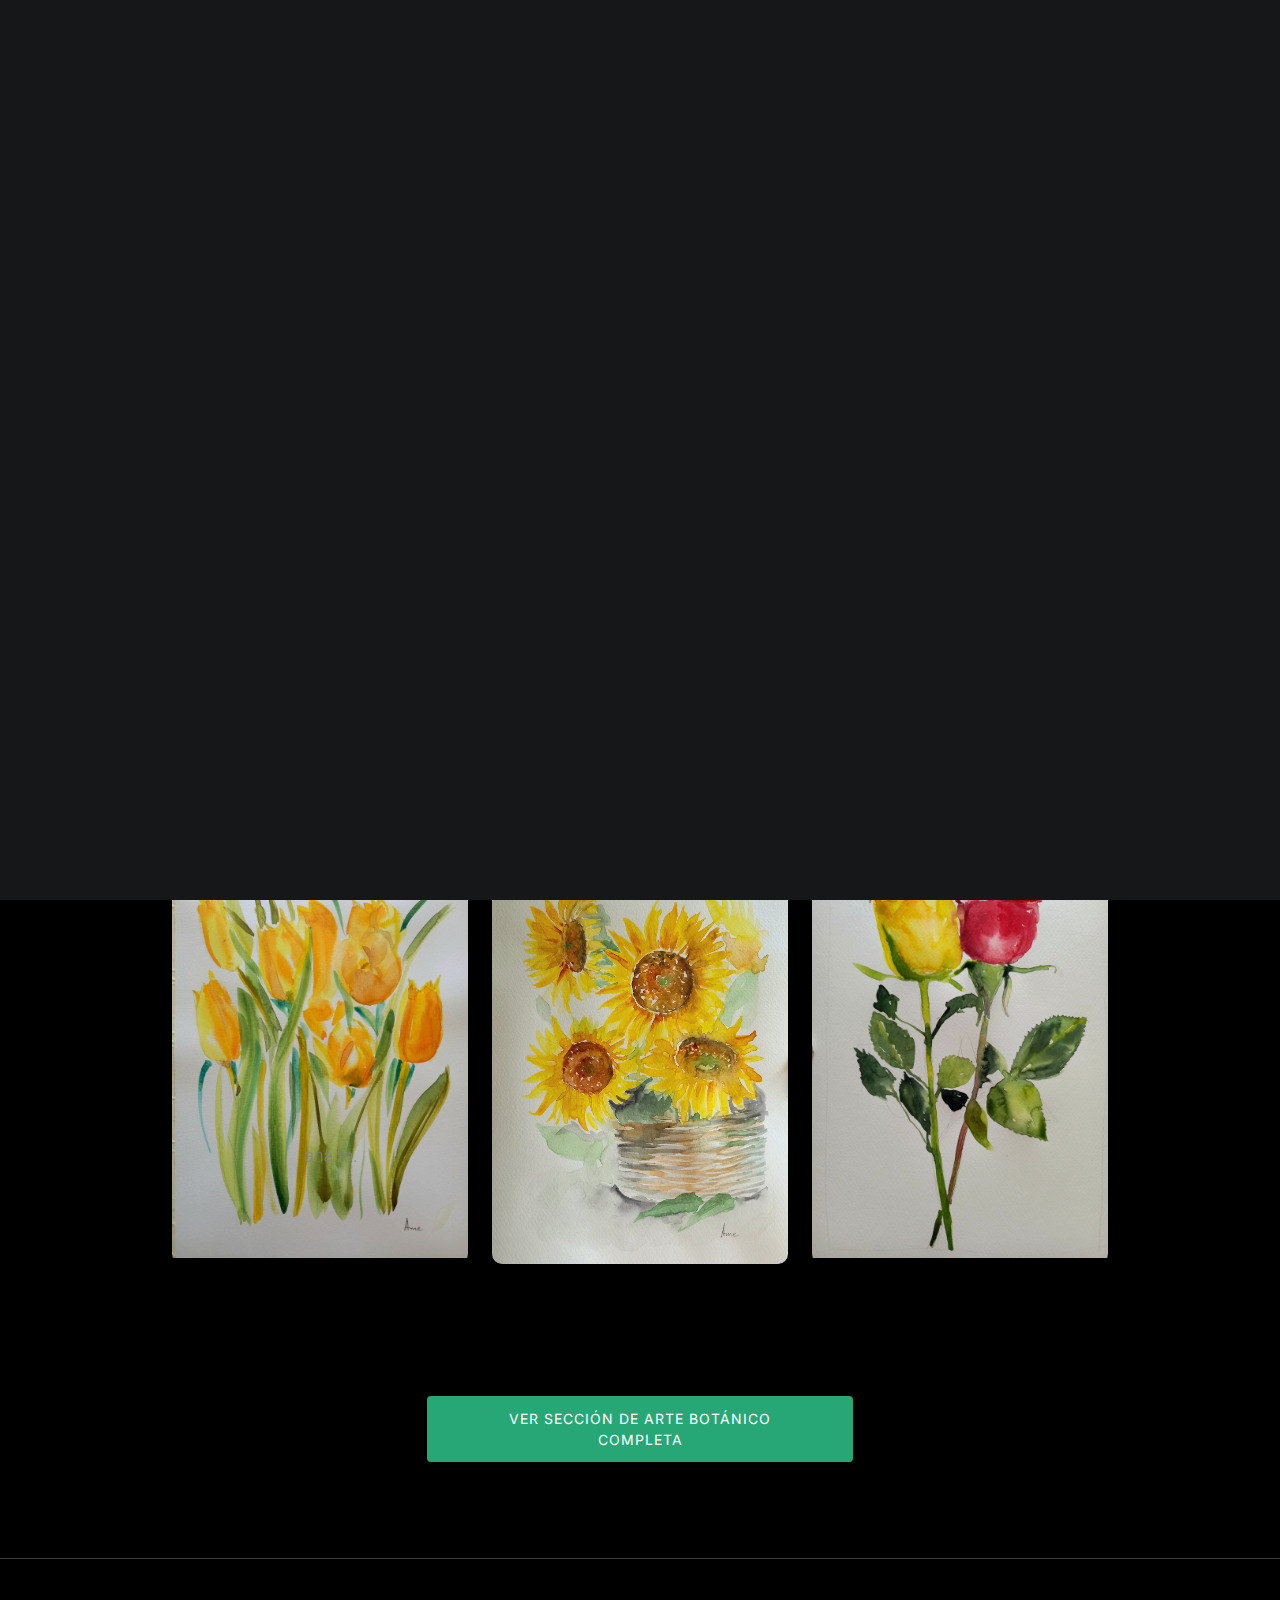
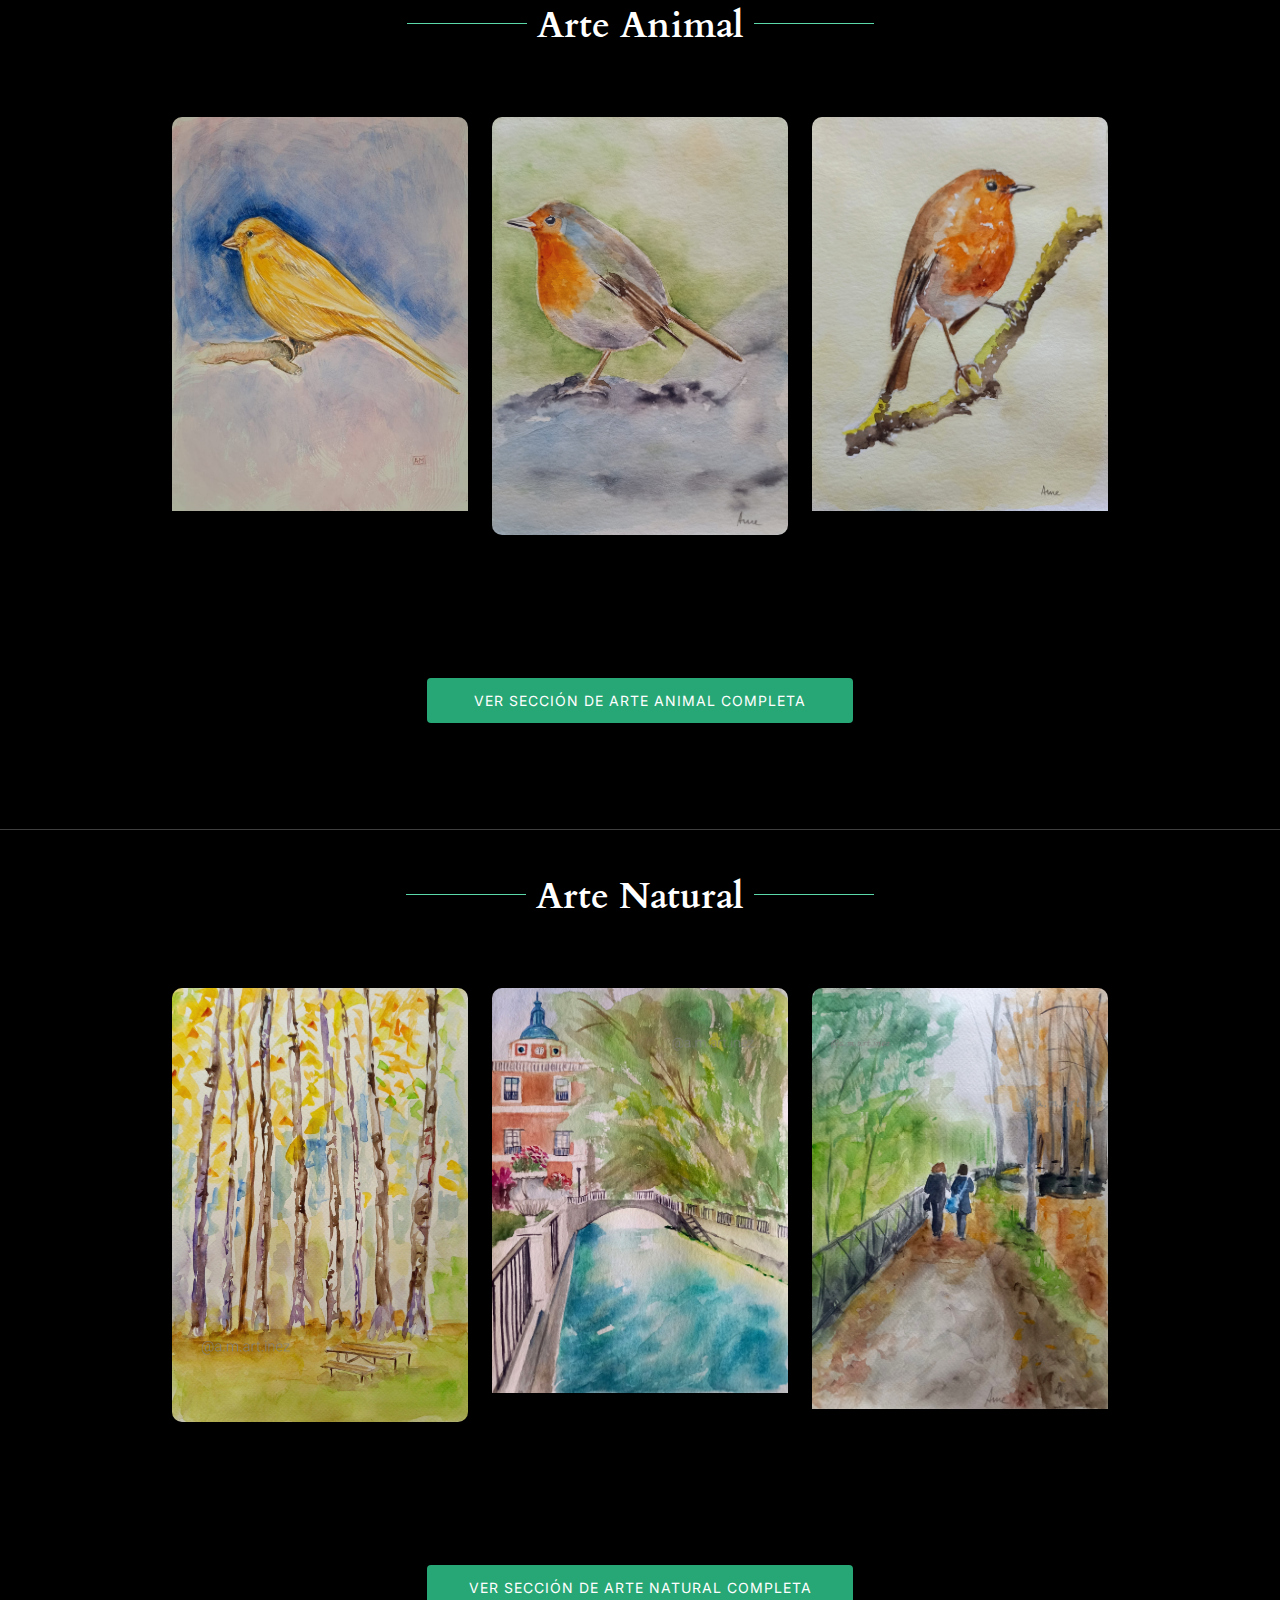
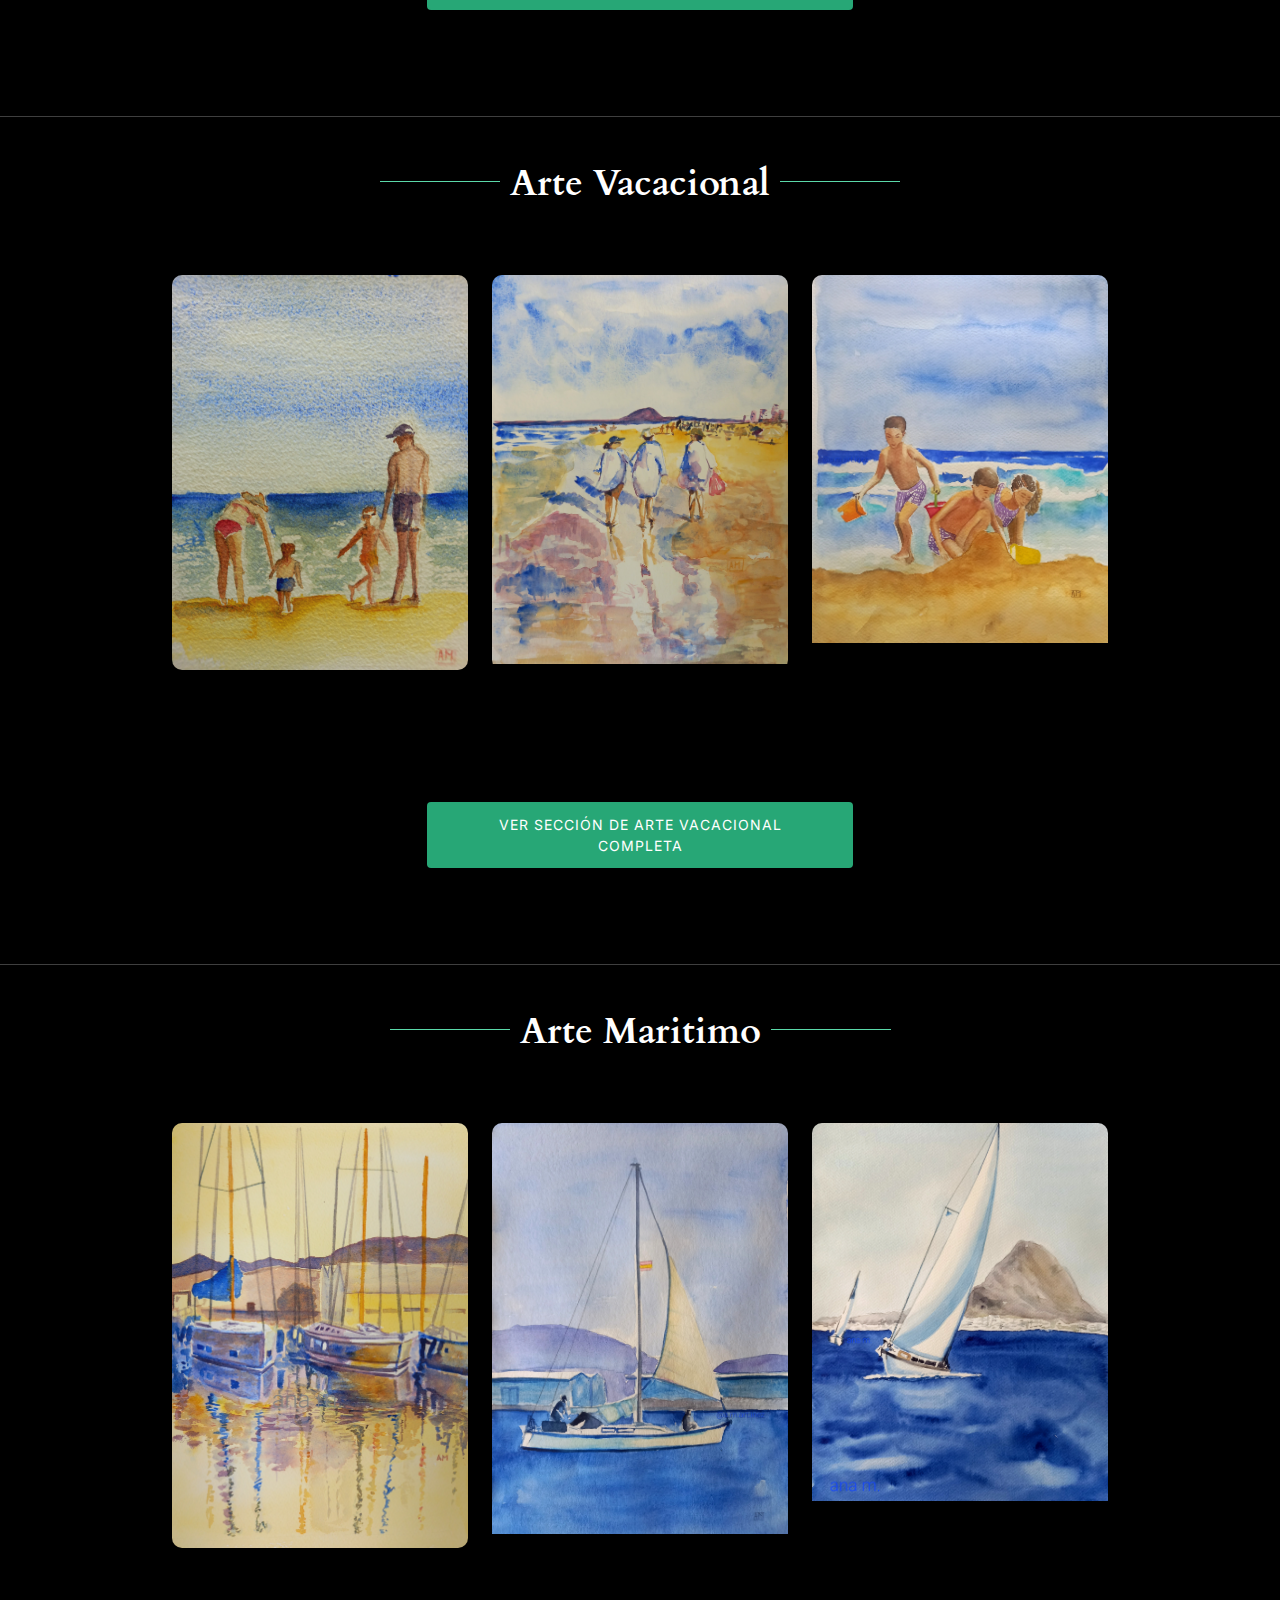
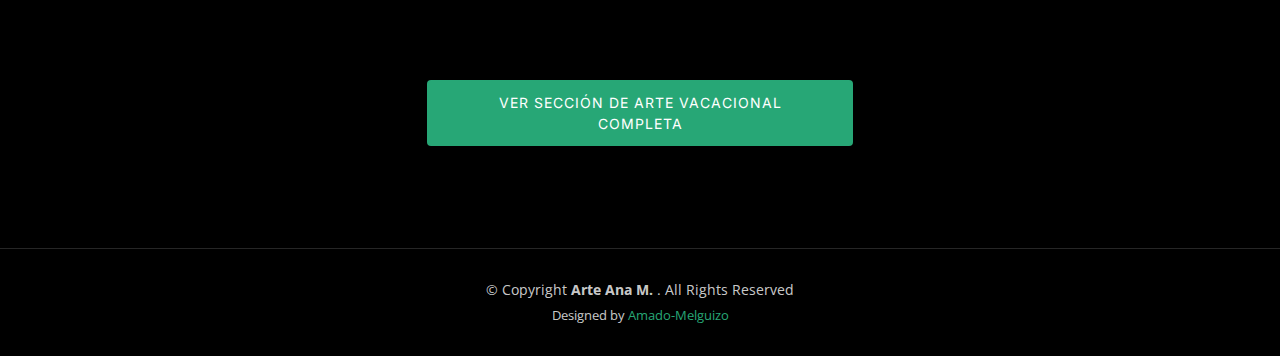
<file: index.html>
<!DOCTYPE html>
<html lang="en">
  <head>
    <meta charset="utf-8" />
    <meta content="width=device-width, initial-scale=1.0" name="viewport" />

    <title>Arte Ana M.</title>
    <meta content="" name="description" />
    <meta content="" name="keywords" />

    <!-- Favicons -->
    <link href="assets/img/favicon.png" rel="icon" />
    <link href="assets/img/apple-touch-icon.png" rel="apple-touch-icon" />

    <!-- Google Fonts -->
    <link rel="preconnect" href="https://fonts.googleapis.com" />
    <link rel="preconnect" href="https://fonts.gstatic.com" crossorigin />
    <link
      href="https://fonts.googleapis.com/css2?family=Open+Sans:ital,wght@0,300;0,400;0,500;0,600;0,700;1,300;1,400;1,600;1,700&family=Inter:ital,wght@0,300;0,400;0,500;0,600;0,700;1,300;1,400;1,500;1,600;1,700&family=Cardo:ital,wght@0,400;0,700;1,400&display=swap"
      rel="stylesheet"
    />

    <!-- Vendor CSS Files -->
    <link
      href="assets/vendor/bootstrap/css/bootstrap.min.css"
      rel="stylesheet"
    />
    <link
      href="assets/vendor/bootstrap-icons/bootstrap-icons.css"
      rel="stylesheet"
    />
    <link href="assets/vendor/swiper/swiper-bundle.min.css" rel="stylesheet" />
    <link
      href="assets/vendor/glightbox/css/glightbox.min.css"
      rel="stylesheet"
    />
    <link href="assets/vendor/aos/aos.css" rel="stylesheet" />

    <!-- Template Main CSS File -->
    <link href="assets/css/main.css" rel="stylesheet" />

    <!-- =======================================================
  * Template Name: PhotoFolio
  * Updated: Sep 18 2023 with Bootstrap v5.3.2
  * Template URL: https://bootstrapmade.com/photofolio-bootstrap-photography-website-template/
  * Author: BootstrapMade.com
  * License: https://bootstrapmade.com/license/
  ======================================================== -->
  </head>

  <body>
    <!-- ======= Header ======= -->
    <header id="header" class="header d-flex align-items-center fixed-top">
      <div
        class="container-fluid d-flex align-items-center justify-content-between"
      >
        <a
          href="index.html"
          class="logo d-flex align-items-center me-auto me-lg-0"
        >
          <!-- Uncomment the line below if you also wish to use an image logo -->
          <!-- <img src="assets/img/logo.png" alt=""> -->
          <i class="bi bi-brush"></i>
          <h1>Arte Ana M.</h1>
        </a>

        <nav id="navbar" class="navbar">
          <ul>
            <li><a href="index.html" class="active">Home</a></li>
            <li><a href="about.html">About</a></li>
            <li class="dropdown">
              <a href="#"
                ><span>Gallery</span>
                <i class="bi bi-chevron-down dropdown-indicator"></i
              ></a>
              <ul>
                <li><a href="./gallery/gallery_animales.html">Animales</a></li>
                <li><a href="./gallery/gallery_botanica.html">Botánica</a></li>
                <li><a href="./gallery/gallery_naturaleza.html">Naturaleza</a></li>
                <li><a href="./gallery/gallery_playa.html">Playa</a></li>
                <li><a href="./gallery/gallery_veleros.html">Veleros</a></li>
              </ul>
            </li>
            <li><a href="services.html">Services</a></li>
            <!-- <li><a href="contact.html">Contact</a></li> -->
          </ul>
        </nav>
        <!-- .navbar -->

        <div class="header-social-links">
          <!-- <a href="#" class="twitter"><i class="bi bi-twitter"></i></a> -->
          <a
            href="https://es.wallapop.com/app/user/anam-76231494-08z82pdrw8z3/published"
            class="facebook"
            ><i class="bi bi-cart"></i
          ></a>
          <a href="https://www.instagram.com/a.m.art.inez/" class="instagram"
            ><i class="bi bi-instagram"></i
          ></a>
          <!-- <a href="#" class="linkedin"><i class="bi bi-linkedin"></i></i></a> -->
        </div>
        <i class="mobile-nav-toggle mobile-nav-show bi bi-list"></i>
        <i class="mobile-nav-toggle mobile-nav-hide d-none bi bi-x"></i>
      </div>
    </header>
    <!-- End Header -->

    <!-- ======= Hero Section ======= -->
    <section
      id="hero"
      class="hero d-flex flex-column justify-content-center align-items-center"
      data-aos="fade"
      data-aos-delay="1500"
    >
      <div class="container">
        <div class="row justify-content-center">
          <div class="col-lg-6 text-center">
            <hr />
            <div
              class="section-header d-flex justify-content-center align-items-center"
            >
              <h2></h2>
              <h1>Soy <a href="about.html" class="content">Ana Martínez</a></h1>
              <h2></h2>
            </div>
            <h2>Una artista de España</h2>
            <hr />
            <p>Aqui te muestro mis acuarelas y dibujos originales.</p>
            <p>Cada uno de ellos hechos a mano, con su técnica y corazón.</p>
            <p>Todos disponibles para su compra</p>
            <hr />
            <a href="services.html" class="btn-get-started"
              >Disponible para encargos tambien si desea!</a
            >
          </div>
        </div>
      </div>
    </section>
    <hr />
    <!-- End Hero Section -->

    <main id="main" data-aos="fade" data-aos-delay="1500">
      <!-- ======= Gallery Section ======= -->
      <section id="gallery" class="gallery">
        <div class="container-fluid">
          <div class="row gy-4 justify-content-center">
            <div
              class="section-header d-flex justify-content-center align-items-center"
            >
              <h2></h2>
              <p>Arte Botánico</p>
              <h2></h2>
            </div>
            <!-- Start Gallery Item 1-->
            <div class="col-xl-3 col-lg-4 col-md-6">
              <div class="gallery-item h-100">
                <img
                  src="assets/img/galeria/inicio/botanica_1.jpg"
                  class="img-fluid"
                  alt=""
                />
                <div
                  class="gallery-links d-flex align-items-center justify-content-center"
                >
                  <a
                    href="assets/img/galeria/inicio/botanica_1.jpg"
                    title="Flor 1"
                    class="glightbox preview-link"
                    ><i class="bi bi-arrows-angle-expand"></i
                  ></a>
                </div>
              </div>
            </div>
            <!-- End Gallery Item 1-->

            <!-- Start Gallery Item 2-->
            <div class="col-xl-3 col-lg-4 col-md-6">
              <div class="gallery-item h-100">
                <img
                  src="assets/img/galeria/inicio/botanica_2.jpg"
                  class="img-fluid"
                  alt=""
                />
                <div
                  class="gallery-links d-flex align-items-center justify-content-center"
                >
                  <a
                    href="assets/img/galeria/inicio/botanica_2.jpg"
                    title="Flor 2"
                    class="glightbox preview-link"
                    ><i class="bi bi-arrows-angle-expand"></i
                  ></a>
                </div>
              </div>
            </div>
            <!-- End Gallery Item 2-->

            <!-- Start Gallery Item 3-->
            <div class="col-xl-3 col-lg-4 col-md-6">
              <div class="gallery-item h-100">
                <img
                  src="assets/img/galeria/inicio/botanica_3.jpg"
                  class="img-fluid"
                  alt=""
                />
                <div
                  class="gallery-links d-flex align-items-center justify-content-center"
                >
                  <a
                    href="assets/img/galeria/inicio/botanica_3.jpg"
                    title="Flor 3"
                    class="glightbox preview-link"
                    ><i class="bi bi-arrows-angle-expand"></i
                  ></a>
                </div>
              </div>
            </div>
            <!-- End Gallery Item 3-->

            <!-- Start Gallery Item 4-->
            <!-- <div class="col-xl-3 col-lg-4 col-md-6">
              <div class="gallery-item h-100">
                <img
                  src="assets/img/galeria/inicio/botanica_4.jpg"
                  class="img-fluid"
                  alt=""
                />
                <div
                  class="gallery-links d-flex align-items-center justify-content-center"
                >
                  <a
                    href="assets/img/galeria/inicio/botanica_4.jpg"
                    title="Gallery 4"
                    class="glightbox preview-link"
                    ><i class="bi bi-arrows-angle-expand"></i
                  ></a>
                </div>
              </div>
            </div> -->
            <!-- End Gallery Item 4-->

            <div
              class="page-header d-flex align-items-center row justify-content-center col-lg-4 text-center"
            >
              <a class="cta-btn" href="contact.html"
                >Ver sección de Arte Botánico Completa
              </a>
            </div>

            <hr />

            <div
              class="section-header d-flex justify-content-center align-items-center"
            >
              <h2></h2>
              <p>Arte Animal</p>
              <h2></h2>
            </div>
            <!-- Start Gallery Item 1-->
            <div class="col-xl-3 col-lg-4 col-md-6">
              <div class="gallery-item h-100">
                <img
                  src="assets/img/galeria/inicio/animales_1.jpg"
                  class="img-fluid"
                  alt=""
                />
                <div
                  class="gallery-links d-flex align-items-center justify-content-center"
                >
                  <a
                    href="assets/img/galeria/inicio/animales_1.jpg"
                    title="Gallery 1"
                    class="glightbox preview-link"
                    ><i class="bi bi-arrows-angle-expand"></i
                  ></a>
                </div>
              </div>
            </div>
            <!-- End Gallery Item 1-->

            <!-- Start Gallery Item 2-->
            <div class="col-xl-3 col-lg-4 col-md-6">
              <div class="gallery-item h-100">
                <img
                  src="assets/img/galeria/inicio/animales_2.jpg"
                  class="img-fluid"
                  alt=""
                />
                <div
                  class="gallery-links d-flex align-items-center justify-content-center"
                >
                  <a
                    href="assets/img/galeria/inicio/animales_2.jpg"
                    title="Gallery 2"
                    class="glightbox preview-link"
                    ><i class="bi bi-arrows-angle-expand"></i
                  ></a>
                </div>
              </div>
            </div>
            <!-- End Gallery Item 2-->

            <!-- Start Gallery Item 3-->
            <div class="col-xl-3 col-lg-4 col-md-6">
              <div class="gallery-item h-100">
                <img
                  src="assets/img/galeria/inicio/animales_3.jpg"
                  class="img-fluid"
                  alt=""
                />
                <div
                  class="gallery-links d-flex align-items-center justify-content-center"
                >
                  <a
                    href="assets/img/galeria/inicio/animales_3.jpg"
                    title="Gallery 3"
                    class="glightbox preview-link"
                    ><i class="bi bi-arrows-angle-expand"></i
                  ></a>
                </div>
              </div>
            </div>
            <!-- End Gallery Item 3-->

            <!-- Start Gallery Item 4-->
            <!-- <div class="col-xl-3 col-lg-4 col-md-6">
              <div class="gallery-item h-100">
                <img
                  src="assets/img/galeria/inicio/botanica_4.jpg"
                  class="img-fluid"
                  alt=""
                />
                <div
                  class="gallery-links d-flex align-items-center justify-content-center"
                >
                  <a
                    href="assets/img/galeria/inicio/botanica_4.jpg"
                    title="Gallery 4"
                    class="glightbox preview-link"
                    ><i class="bi bi-arrows-angle-expand"></i
                  ></a>
                </div>
              </div>
            </div> -->
            <!-- End Gallery Item 4-->

            <div
              class="page-header d-flex align-items-center row justify-content-center col-lg-4 text-center"
            >
              <a class="cta-btn" href="contact.html"
                >Ver sección de Arte Animal Completa
              </a>
            </div>

            <hr />

            <div
              class="section-header d-flex justify-content-center align-items-center"
            >
              <h2></h2>
              <p>Arte Natural</p>
              <h2></h2>
            </div>
            <!-- Start Gallery Item 1-->
            <div class="col-xl-3 col-lg-4 col-md-6">
              <div class="gallery-item h-100">
                <img
                  src="assets/img/galeria/inicio/paisaje_1.jpg"
                  class="img-fluid"
                  alt=""
                />
                <div
                  class="gallery-links d-flex align-items-center justify-content-center"
                >
                  <a
                    href="assets/img/galeria/inicio/paisaje_1.jpg"
                    title="Gallery 1"
                    class="glightbox preview-link"
                    ><i class="bi bi-arrows-angle-expand"></i
                  ></a>
                </div>
              </div>
            </div>
            <!-- End Gallery Item 1-->

            <!-- Start Gallery Item 2-->
            <div class="col-xl-3 col-lg-4 col-md-6">
              <div class="gallery-item h-100">
                <img
                  src="assets/img/galeria/inicio/paisaje_2.jpg"
                  class="img-fluid"
                  alt=""
                />
                <div
                  class="gallery-links d-flex align-items-center justify-content-center"
                >
                  <a
                    href="assets/img/galeria/inicio/paisaje_2.jpg"
                    title="Gallery 2"
                    class="glightbox preview-link"
                    ><i class="bi bi-arrows-angle-expand"></i
                  ></a>
                </div>
              </div>
            </div>
            <!-- End Gallery Item 2-->

            <!-- Start Gallery Item 3-->
            <div class="col-xl-3 col-lg-4 col-md-6">
              <div class="gallery-item h-100">
                <img
                  src="assets/img/galeria/inicio/paisaje_3.jpg"
                  class="img-fluid"
                  alt=""
                />
                <div
                  class="gallery-links d-flex align-items-center justify-content-center"
                >
                  <a
                    href="assets/img/galeria/inicio/paisaje_3.jpg"
                    title="Gallery 3"
                    class="glightbox preview-link"
                    ><i class="bi bi-arrows-angle-expand"></i
                  ></a>
                </div>
              </div>
            </div>
            <!-- End Gallery Item 3-->

            <!-- Start Gallery Item 4-->
            <!-- <div class="col-xl-3 col-lg-4 col-md-6">
              <div class="gallery-item h-100">
                <img
                  src="assets/img/galeria/inicio/botanica_4.jpg"
                  class="img-fluid"
                  alt=""
                />
                <div
                  class="gallery-links d-flex align-items-center justify-content-center"
                >
                  <a
                    href="assets/img/galeria/inicio/botanica_4.jpg"
                    title="Gallery 4"
                    class="glightbox preview-link"
                    ><i class="bi bi-arrows-angle-expand"></i
                  ></a>
                </div>
              </div>
            </div> -->
            <!-- End Gallery Item 4-->

            <div
              class="page-header d-flex align-items-center row justify-content-center col-lg-4 text-center"
            >
              <a class="cta-btn" href="contact.html"
                >Ver sección de Arte Natural Completa
              </a>
            </div>

            <hr />

            <div
              class="section-header d-flex justify-content-center align-items-center"
            >
              <h2></h2>
              <p>Arte Vacacional</p>
              <h2></h2>
            </div>
            <!-- Start Gallery Item 1-->
            <div class="col-xl-3 col-lg-4 col-md-6">
              <div class="gallery-item h-100">
                <img
                  src="assets/img/galeria/inicio/playa_1.jpg"
                  class="img-fluid"
                  alt=""
                />
                <div
                  class="gallery-links d-flex align-items-center justify-content-center"
                >
                  <a
                    href="assets/img/galeria/inicio/playa_1.jpg"
                    title="Gallery 1"
                    class="glightbox preview-link"
                    ><i class="bi bi-arrows-angle-expand"></i
                  ></a>
                </div>
              </div>
            </div>
            <!-- End Gallery Item 1-->

            <!-- Start Gallery Item 2-->
            <div class="col-xl-3 col-lg-4 col-md-6">
              <div class="gallery-item h-100">
                <img
                  src="assets/img/galeria/inicio/playa_2.jpg"
                  class="img-fluid"
                  alt=""
                />
                <div
                  class="gallery-links d-flex align-items-center justify-content-center"
                >
                  <a
                    href="assets/img/galeria/inicio/playa_2.jpg"
                    title="Gallery 2"
                    class="glightbox preview-link"
                    ><i class="bi bi-arrows-angle-expand"></i
                  ></a>
                </div>
              </div>
            </div>
            <!-- End Gallery Item 2-->

            <!-- Start Gallery Item 3-->
            <div class="col-xl-3 col-lg-4 col-md-6">
              <div class="gallery-item h-100">
                <img
                  src="assets/img/galeria/inicio/playa_3.jpg"
                  class="img-fluid"
                  alt=""
                />
                <div
                  class="gallery-links d-flex align-items-center justify-content-center"
                >
                  <a
                    href="assets/img/galeria/inicio/playa_3.jpg"
                    title="Gallery 3"
                    class="glightbox preview-link"
                    ><i class="bi bi-arrows-angle-expand"></i
                  ></a>
                </div>
              </div>
            </div>
            <!-- End Gallery Item 3-->

            <!-- Start Gallery Item 4-->
            <!-- <div class="col-xl-3 col-lg-4 col-md-6">
              <div class="gallery-item h-100">
                <img
                  src="assets/img/galeria/inicio/botanica_4.jpg"
                  class="img-fluid"
                  alt=""
                />
                <div
                  class="gallery-links d-flex align-items-center justify-content-center"
                >
                  <a
                    href="assets/img/galeria/inicio/botanica_4.jpg"
                    title="Gallery 4"
                    class="glightbox preview-link"
                    ><i class="bi bi-arrows-angle-expand"></i
                  ></a>
                </div>
              </div>
            </div> -->
            <!-- End Gallery Item 4-->

            <div
              class="page-header d-flex align-items-center row justify-content-center col-lg-4 text-center"
            >
              <a class="cta-btn" href="contact.html"
                >Ver sección de Arte Vacacional Completa
              </a>
            </div>

            <hr />

            <div
              class="section-header d-flex justify-content-center align-items-center"
            >
              <h2></h2>
              <p>Arte Maritimo</p>
              <h2></h2>
            </div>
            <!-- Start Gallery Item 1-->
            <div class="col-xl-3 col-lg-4 col-md-6">
              <div class="gallery-item h-100">
                <img
                  src="assets/img/galeria/inicio/veleros_1.jpg"
                  class="img-fluid"
                  alt=""
                />
                <div
                  class="gallery-links d-flex align-items-center justify-content-center"
                >
                  <a
                    href="assets/img/galeria/inicio/veleros_1.jpg"
                    title="Gallery 1"
                    class="glightbox preview-link"
                    ><i class="bi bi-arrows-angle-expand"></i
                  ></a>
                </div>
              </div>
            </div>
            <!-- End Gallery Item 1-->

            <!-- Start Gallery Item 2-->
            <div class="col-xl-3 col-lg-4 col-md-6">
              <div class="gallery-item h-100">
                <img
                  src="assets/img/galeria/inicio/veleros_2.jpg"
                  class="img-fluid"
                  alt=""
                />
                <div
                  class="gallery-links d-flex align-items-center justify-content-center"
                >
                  <a
                    href="assets/img/galeria/inicio/veleros_2.jpg"
                    title="Gallery 2"
                    class="glightbox preview-link"
                    ><i class="bi bi-arrows-angle-expand"></i
                  ></a>
                </div>
              </div>
            </div>
            <!-- End Gallery Item 2-->

            <!-- Start Gallery Item 3-->
            <div class="col-xl-3 col-lg-4 col-md-6">
              <div class="gallery-item h-100">
                <img
                  src="assets/img/galeria/inicio/veleros_3.jpg"
                  class="img-fluid"
                  alt=""
                />
                <div
                  class="gallery-links d-flex align-items-center justify-content-center"
                >
                  <a
                    href="assets/img/galeria/inicio/veleros_3.jpg"
                    title="Gallery 3"
                    class="glightbox preview-link"
                    ><i class="bi bi-arrows-angle-expand"></i
                  ></a>
                </div>
              </div>
            </div>
            <!-- End Gallery Item 3-->

            <!-- Start Gallery Item 4-->
            <!-- <div class="col-xl-3 col-lg-4 col-md-6">
              <div class="gallery-item h-100">
                <img
                  src="assets/img/galeria/inicio/botanica_4.jpg"
                  class="img-fluid"
                  alt=""
                />
                <div
                  class="gallery-links d-flex align-items-center justify-content-center"
                >
                  <a
                    href="assets/img/galeria/inicio/botanica_4.jpg"
                    title="Gallery 4"
                    class="glightbox preview-link"
                    ><i class="bi bi-arrows-angle-expand"></i
                  ></a>
                </div>
              </div>
            </div> -->
            <!-- End Gallery Item 4-->

            <div
              class="page-header d-flex align-items-center row justify-content-center col-lg-4 text-center"
            >
              <a class="cta-btn" href="contact.html"
                >Ver sección de Arte Vacacional Completa
              </a>
            </div>
          </div>
        </div>
      </section>
      <!-- End Gallery Section -->
    </main>
    <!-- End #main -->

    <!-- ======= Footer ======= -->
    <footer id="footer" class="footer">
      <div class="container">
        <div class="copyright">
          &copy; Copyright <strong><span>Arte Ana M.</span></strong>
          . All Rights Reserved
        </div>
        <div class="credits">
          Designed by
          <a href="https://github.com/Amado-Melguizo">Amado-Melguizo</a>
        </div>
      </div>
    </footer>
    <!-- End Footer -->

    <a
      href="#"
      class="scroll-top d-flex align-items-center justify-content-center"
      ><i class="bi bi-arrow-up-short"></i
    ></a>

    <div id="preloader">
      <div class="line"></div>
    </div>

    <!-- Vendor JS Files -->
    <script src="assets/vendor/bootstrap/js/bootstrap.bundle.min.js"></script>
    <script src="assets/vendor/swiper/swiper-bundle.min.js"></script>
    <script src="assets/vendor/glightbox/js/glightbox.min.js"></script>
    <script src="assets/vendor/aos/aos.js"></script>
    <script src="assets/vendor/php-email-form/validate.js"></script>

    <!-- Template Main JS File -->
    <script src="assets/js/main.js"></script>
  </body>
</html>
</file>
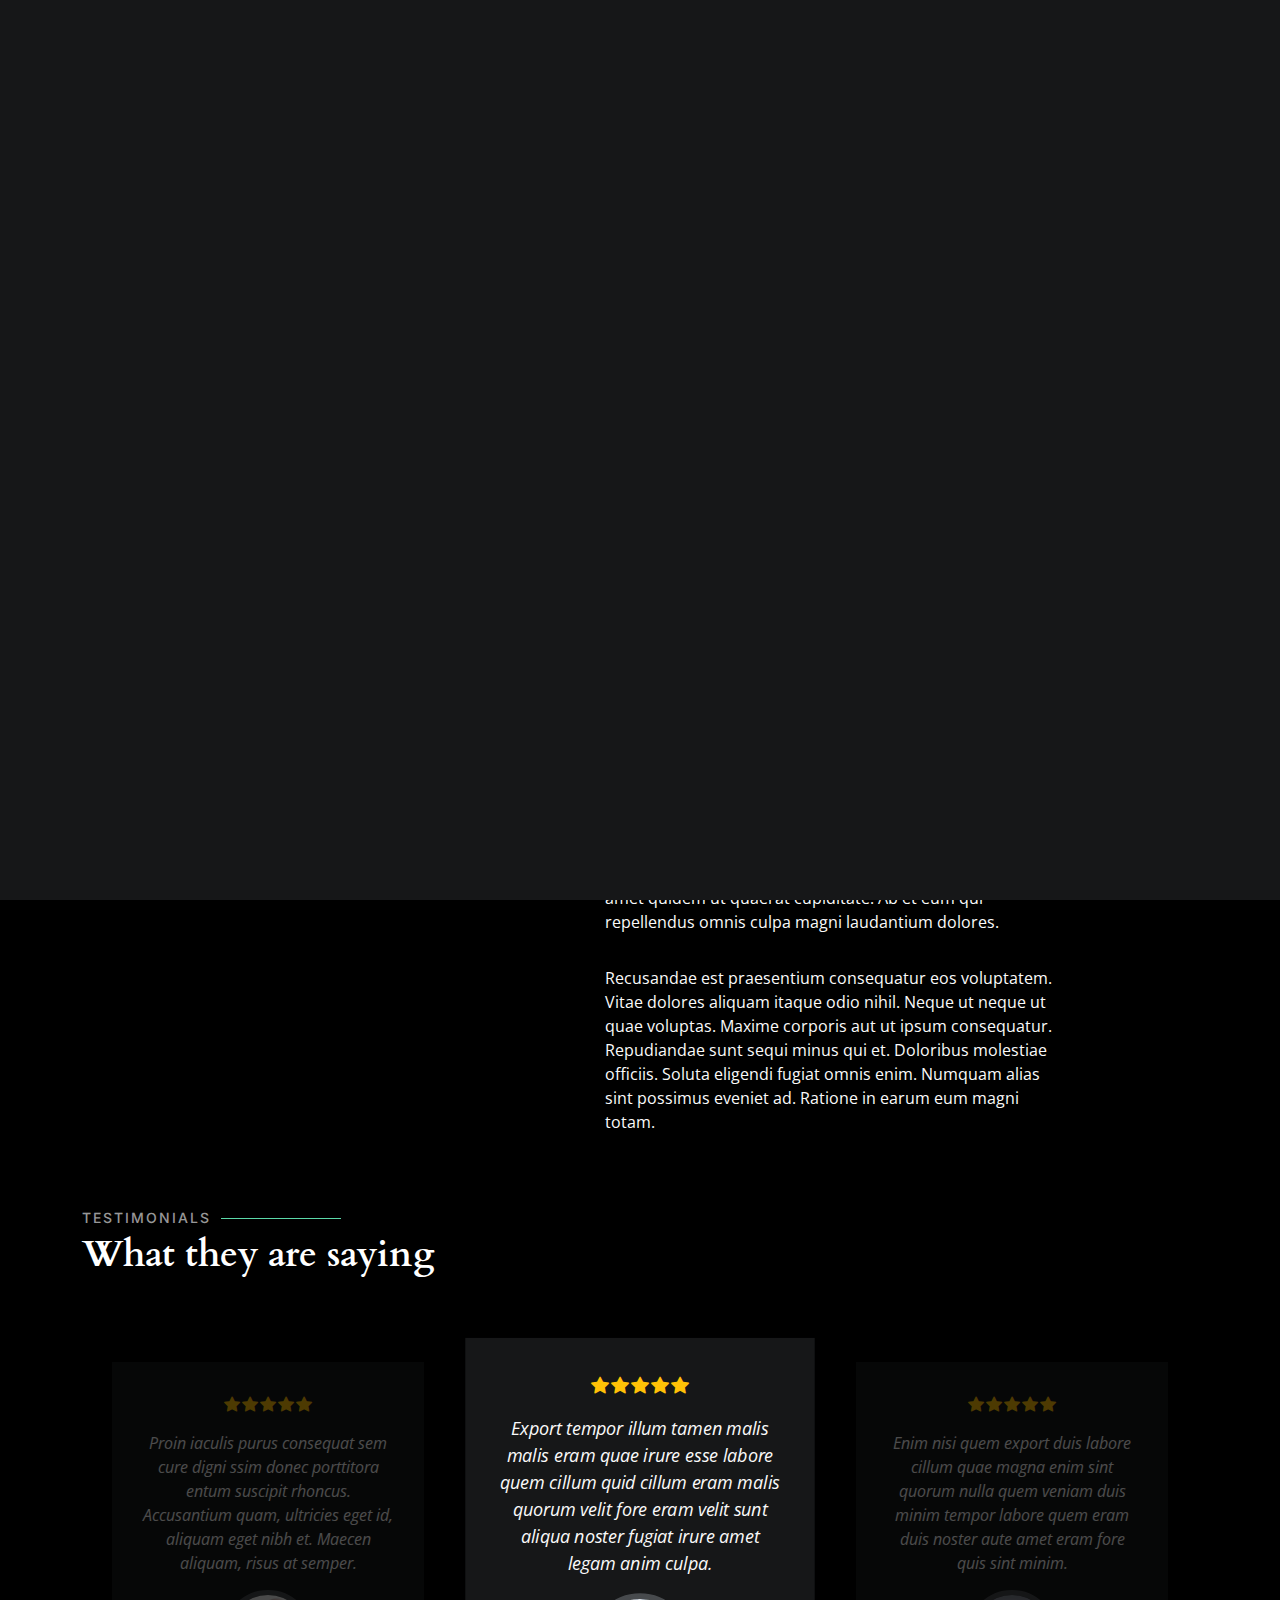
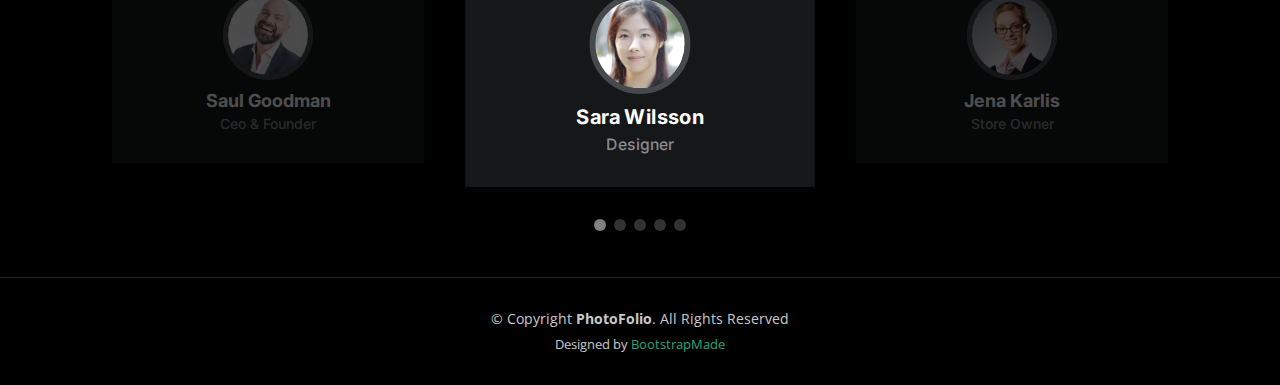
<file: about.html>
<!DOCTYPE html>
<html lang="en">

<head>
  <meta charset="utf-8">
  <meta content="width=device-width, initial-scale=1.0" name="viewport">

  <title>PhotoFolio Bootstrap Template - About</title>
  <meta content="" name="description">
  <meta content="" name="keywords">

  <!-- Favicons -->
  <link href="assets/img/favicon.png" rel="icon">
  <link href="assets/img/apple-touch-icon.png" rel="apple-touch-icon">

  <!-- Google Fonts -->
  <link rel="preconnect" href="https://fonts.googleapis.com">
  <link rel="preconnect" href="https://fonts.gstatic.com" crossorigin>
  <link href="https://fonts.googleapis.com/css2?family=Open+Sans:ital,wght@0,300;0,400;0,500;0,600;0,700;1,300;1,400;1,600;1,700&family=Inter:ital,wght@0,300;0,400;0,500;0,600;0,700;1,300;1,400;1,500;1,600;1,700&family=Cardo:ital,wght@0,400;0,700;1,400&display=swap" rel="stylesheet">

  <!-- Vendor CSS Files -->
  <link href="assets/vendor/bootstrap/css/bootstrap.min.css" rel="stylesheet">
  <link href="assets/vendor/bootstrap-icons/bootstrap-icons.css" rel="stylesheet">
  <link href="assets/vendor/swiper/swiper-bundle.min.css" rel="stylesheet">
  <link href="assets/vendor/glightbox/css/glightbox.min.css" rel="stylesheet">
  <link href="assets/vendor/aos/aos.css" rel="stylesheet">

  <!-- Template Main CSS File -->
  <link href="assets/css/main.css" rel="stylesheet">

  <!-- =======================================================
  * Template Name: PhotoFolio
  * Updated: Sep 18 2023 with Bootstrap v5.3.2
  * Template URL: https://bootstrapmade.com/photofolio-bootstrap-photography-website-template/
  * Author: BootstrapMade.com
  * License: https://bootstrapmade.com/license/
  ======================================================== -->
</head>

<body>

  <!-- ======= Header ======= -->
  <header id="header" class="header d-flex align-items-center fixed-top">
    <div
      class="container-fluid d-flex align-items-center justify-content-between"
    >
      <a
        href="index.html"
        class="logo d-flex align-items-center me-auto me-lg-0"
      >
        <!-- Uncomment the line below if you also wish to use an image logo -->
        <!-- <img src="assets/img/logo.png" alt=""> -->
        <i class="bi bi-brush"></i>
        <h1>Arte Ana M.</h1>
      </a>

      <nav id="navbar" class="navbar">
        <ul>
          <li><a href="index.html" >Home</a></li>
          <li><a href="about.html"class="active">About</a></li>
          <li class="dropdown">
            <a href="#"
              ><span>Gallery</span>
              <i class="bi bi-chevron-down dropdown-indicator"></i
            ></a>
            <ul>
              <li><a href="gallery.html">Nature</a></li>
              <li><a href="gallery.html">People</a></li>
              <li><a href="gallery.html">Architecture</a></li>
              <li><a href="gallery.html">Animals</a></li>
              <li><a href="gallery.html">Sports</a></li>
              <li><a href="gallery.html">Travel</a></li>
              <li class="dropdown">
                <a href="#"
                  ><span>Sub Menu</span>
                  <i class="bi bi-chevron-down dropdown-indicator"></i
                ></a>
                <ul>
                  <li><a href="#">Sub Menu 1</a></li>
                  <li><a href="#">Sub Menu 2</a></li>
                  <li><a href="#">Sub Menu 3</a></li>
                </ul>
              </li>
            </ul>
          </li>
          <li><a href="services.html">Services</a></li>
          <!-- <li><a href="contact.html">Contact</a></li> -->
        </ul>
      </nav>
      <!-- .navbar -->

      <div class="header-social-links">
        <!-- <a href="#" class="twitter"><i class="bi bi-twitter"></i></a> -->
        <a
          href="https://es.wallapop.com/app/user/anam-76231494-08z82pdrw8z3/published"
          class="facebook"
          ><i class="bi bi-cart"></i
        ></a>
        <a href="https://www.instagram.com/a.m.art.inez/" class="instagram"
          ><i class="bi bi-instagram"></i
        ></a>
        <!-- <a href="#" class="linkedin"><i class="bi bi-linkedin"></i></i></a> -->
      </div>
      <i class="mobile-nav-toggle mobile-nav-show bi bi-list"></i>
      <i class="mobile-nav-toggle mobile-nav-hide d-none bi bi-x"></i>
    </div>
  </header>
  <!-- End Header -->

  <main id="main" data-aos="fade" data-aos-delay="1500">

    <!-- ======= End Page Header ======= -->
    <div class="page-header d-flex align-items-center">
      <div class="container position-relative">
        <div class="row d-flex justify-content-center">
          <div class="col-lg-6 text-center">
            <h2>About</h2>
            <p>Odio et unde deleniti. Deserunt numquam exercitationem. Officiis quo odio sint voluptas consequatur ut a odio voluptatem. Sit dolorum debitis veritatis natus dolores. Quasi ratione sint. Sit quaerat ipsum dolorem.</p>

            <a class="cta-btn" href="contact.html">Available for hire</a>

          </div>
        </div>
      </div>
    </div><!-- End Page Header -->

    <!-- ======= About Section ======= -->
    <section id="about" class="about">
      <div class="container">

        <div class="row gy-4 justify-content-center">
          <div class="col-lg-4">
            <img src="assets/img/profile-img.jpg" class="img-fluid" alt="">
          </div>
          <div class="col-lg-5 content">
            <h2>Professional Photographer from New York</h2>
            <p class="fst-italic py-3">
              Lorem ipsum dolor sit amet, consectetur adipiscing elit, sed do eiusmod tempor incididunt ut labore et dolore
              magna aliqua.
            </p>
            <div class="row">
              <div class="col-lg-6">
                <ul>
                  <li><i class="bi bi-chevron-right"></i> <strong>Birthday:</strong> <span>1 May 1995</span></li>
                  <li><i class="bi bi-chevron-right"></i> <strong>Website:</strong> <span>www.example.com</span></li>
                  <li><i class="bi bi-chevron-right"></i> <strong>Phone:</strong> <span>+123 456 7890</span></li>
                  <li><i class="bi bi-chevron-right"></i> <strong>City:</strong> <span>New York, USA</span></li>
                </ul>
              </div>
              <div class="col-lg-6">
                <ul>
                  <li><i class="bi bi-chevron-right"></i> <strong>Age:</strong> <span>30</span></li>
                  <li><i class="bi bi-chevron-right"></i> <strong>Degree:</strong> <span>Master</span></li>
                  <li><i class="bi bi-chevron-right"></i> <strong>PhEmailone:</strong> <span>email@example.com</span></li>
                  <li><i class="bi bi-chevron-right"></i> <strong>Freelance:</strong> <span>Available</span></li>
                </ul>
              </div>
            </div>
            <p class="py-3">
              Officiis eligendi itaque labore et dolorum mollitia officiis optio vero. Quisquam sunt adipisci omnis et ut. Nulla accusantium dolor incidunt officia tempore. Et eius omnis.
              Cupiditate ut dicta maxime officiis quidem quia. Sed et consectetur qui quia repellendus itaque neque. Aliquid amet quidem ut quaerat cupiditate. Ab et eum qui repellendus omnis culpa magni laudantium dolores.
            </p>
            <p class="m-0">
              Recusandae est praesentium consequatur eos voluptatem. Vitae dolores aliquam itaque odio nihil. Neque ut neque ut quae voluptas. Maxime corporis aut ut ipsum consequatur. Repudiandae sunt sequi minus qui et. Doloribus molestiae officiis.
              Soluta eligendi fugiat omnis enim. Numquam alias sint possimus eveniet ad. Ratione in earum eum magni totam.
            </p>
          </div>
        </div>

      </div>
    </section><!-- End About Section -->

    <!-- ======= Testimonials Section ======= -->
    <section id="testimonials" class="testimonials">
      <div class="container">

        <div class="section-header">
          <h2>Testimonials</h2>
          <p>What they are saying</p>
        </div>

        <div class="slides-3 swiper">
          <div class="swiper-wrapper">

            <div class="swiper-slide">
              <div class="testimonial-item">
                <div class="stars">
                  <i class="bi bi-star-fill"></i><i class="bi bi-star-fill"></i><i class="bi bi-star-fill"></i><i class="bi bi-star-fill"></i><i class="bi bi-star-fill"></i>
                </div>
                <p>
                  Proin iaculis purus consequat sem cure digni ssim donec porttitora entum suscipit rhoncus. Accusantium quam, ultricies eget id, aliquam eget nibh et. Maecen aliquam, risus at semper.
                </p>
                <div class="profile mt-auto">
                  <img src="assets/img/testimonials/testimonials-1.jpg" class="testimonial-img" alt="">
                  <h3>Saul Goodman</h3>
                  <h4>Ceo &amp; Founder</h4>
                </div>
              </div>
            </div><!-- End testimonial item -->

            <div class="swiper-slide">
              <div class="testimonial-item">
                <div class="stars">
                  <i class="bi bi-star-fill"></i><i class="bi bi-star-fill"></i><i class="bi bi-star-fill"></i><i class="bi bi-star-fill"></i><i class="bi bi-star-fill"></i>
                </div>
                <p>
                  Export tempor illum tamen malis malis eram quae irure esse labore quem cillum quid cillum eram malis quorum velit fore eram velit sunt aliqua noster fugiat irure amet legam anim culpa.
                </p>
                <div class="profile mt-auto">
                  <img src="assets/img/testimonials/testimonials-2.jpg" class="testimonial-img" alt="">
                  <h3>Sara Wilsson</h3>
                  <h4>Designer</h4>
                </div>
              </div>
            </div><!-- End testimonial item -->

            <div class="swiper-slide">
              <div class="testimonial-item">
                <div class="stars">
                  <i class="bi bi-star-fill"></i><i class="bi bi-star-fill"></i><i class="bi bi-star-fill"></i><i class="bi bi-star-fill"></i><i class="bi bi-star-fill"></i>
                </div>
                <p>
                  Enim nisi quem export duis labore cillum quae magna enim sint quorum nulla quem veniam duis minim tempor labore quem eram duis noster aute amet eram fore quis sint minim.
                </p>
                <div class="profile mt-auto">
                  <img src="assets/img/testimonials/testimonials-3.jpg" class="testimonial-img" alt="">
                  <h3>Jena Karlis</h3>
                  <h4>Store Owner</h4>
                </div>
              </div>
            </div><!-- End testimonial item -->

            <div class="swiper-slide">
              <div class="testimonial-item">
                <div class="stars">
                  <i class="bi bi-star-fill"></i><i class="bi bi-star-fill"></i><i class="bi bi-star-fill"></i><i class="bi bi-star-fill"></i><i class="bi bi-star-fill"></i>
                </div>
                <p>
                  Fugiat enim eram quae cillum dolore dolor amet nulla culpa multos export minim fugiat minim velit minim dolor enim duis veniam ipsum anim magna sunt elit fore quem dolore labore illum veniam.
                </p>
                <div class="profile mt-auto">
                  <img src="assets/img/testimonials/testimonials-4.jpg" class="testimonial-img" alt="">
                  <h3>Matt Brandon</h3>
                  <h4>Freelancer</h4>
                </div>
              </div>
            </div><!-- End testimonial item -->

            <div class="swiper-slide">
              <div class="testimonial-item">
                <div class="stars">
                  <i class="bi bi-star-fill"></i><i class="bi bi-star-fill"></i><i class="bi bi-star-fill"></i><i class="bi bi-star-fill"></i><i class="bi bi-star-fill"></i>
                </div>
                <p>
                  Quis quorum aliqua sint quem legam fore sunt eram irure aliqua veniam tempor noster veniam enim culpa labore duis sunt culpa nulla illum cillum fugiat legam esse veniam culpa fore nisi cillum quid.
                </p>
                <div class="profile mt-auto">
                  <img src="assets/img/testimonials/testimonials-5.jpg" class="testimonial-img" alt="">
                  <h3>John Larson</h3>
                  <h4>Entrepreneur</h4>
                </div>
              </div>
            </div><!-- End testimonial item -->

          </div>
          <div class="swiper-pagination"></div>
        </div>

      </div>
    </section><!-- End Testimonials Section -->

  </main><!-- End #main -->

  <!-- ======= Footer ======= -->
  <footer id="footer" class="footer">
    <div class="container">
      <div class="copyright">
        &copy; Copyright <strong><span>PhotoFolio</span></strong>. All Rights Reserved
      </div>
      <div class="credits">
        <!-- All the links in the footer should remain intact. -->
        <!-- You can delete the links only if you purchased the pro version. -->
        <!-- Licensing information: https://bootstrapmade.com/license/ -->
        <!-- Purchase the pro version with working PHP/AJAX contact form: https://bootstrapmade.com/photofolio-bootstrap-photography-website-template/ -->
        Designed by <a href="https://bootstrapmade.com/">BootstrapMade</a>
      </div>
    </div>
  </footer><!-- End Footer -->

  <a href="#" class="scroll-top d-flex align-items-center justify-content-center"><i class="bi bi-arrow-up-short"></i></a>

  <div id="preloader">
    <div class="line"></div>
  </div>

  <!-- Vendor JS Files -->
  <script src="assets/vendor/bootstrap/js/bootstrap.bundle.min.js"></script>
  <script src="assets/vendor/swiper/swiper-bundle.min.js"></script>
  <script src="assets/vendor/glightbox/js/glightbox.min.js"></script>
  <script src="assets/vendor/aos/aos.js"></script>
  <script src="assets/vendor/php-email-form/validate.js"></script>

  <!-- Template Main JS File -->
  <script src="assets/js/main.js"></script>

</body>

</html>
</file>
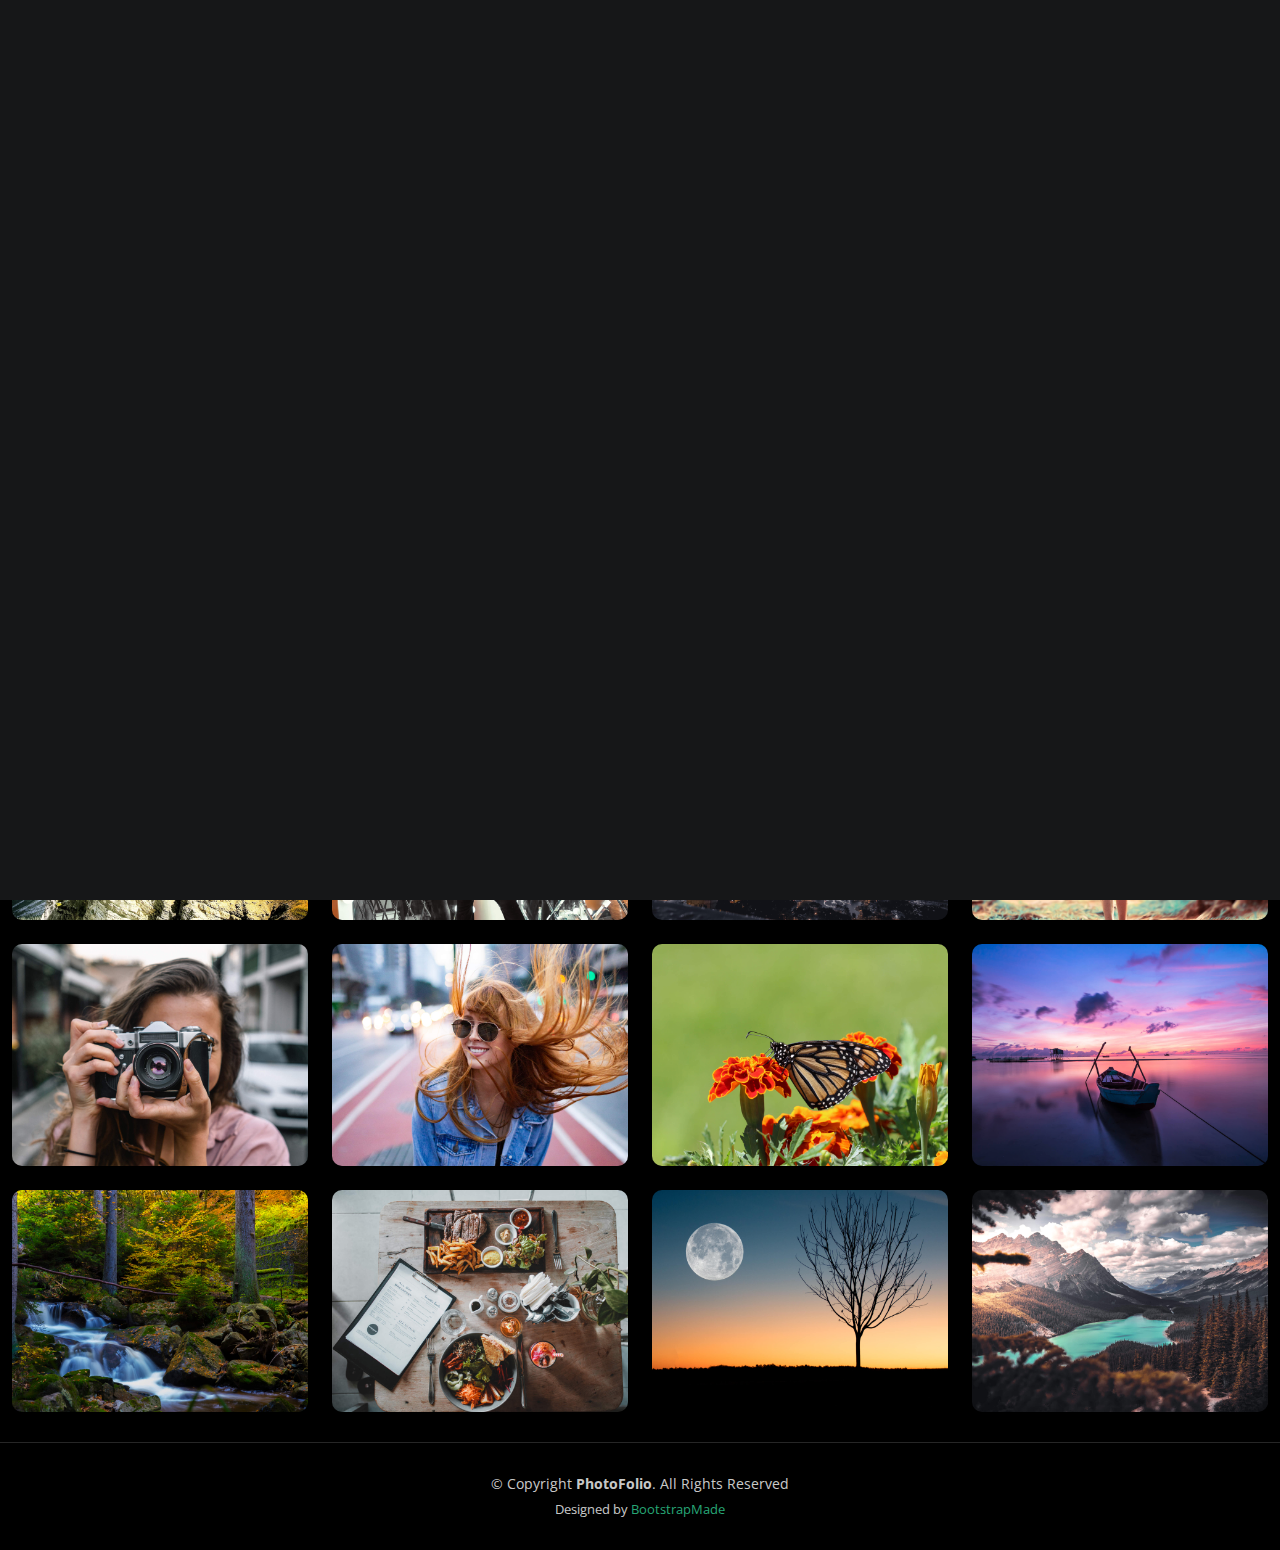
<file: gallery copy.html>
<!DOCTYPE html>
<html lang="en">

<head>
  <meta charset="utf-8">
  <meta content="width=device-width, initial-scale=1.0" name="viewport">

  <title>PhotoFolio Bootstrap Template - Gallery</title>
  <meta content="" name="description">
  <meta content="" name="keywords">

  <!-- Favicons -->
  <link href="assets/img/favicon.png" rel="icon">
  <link href="assets/img/apple-touch-icon.png" rel="apple-touch-icon">

  <!-- Google Fonts -->
  <link rel="preconnect" href="https://fonts.googleapis.com">
  <link rel="preconnect" href="https://fonts.gstatic.com" crossorigin>
  <link href="https://fonts.googleapis.com/css2?family=Open+Sans:ital,wght@0,300;0,400;0,500;0,600;0,700;1,300;1,400;1,600;1,700&family=Inter:ital,wght@0,300;0,400;0,500;0,600;0,700;1,300;1,400;1,500;1,600;1,700&family=Cardo:ital,wght@0,400;0,700;1,400&display=swap" rel="stylesheet">

  <!-- Vendor CSS Files -->
  <link href="assets/vendor/bootstrap/css/bootstrap.min.css" rel="stylesheet">
  <link href="assets/vendor/bootstrap-icons/bootstrap-icons.css" rel="stylesheet">
  <link href="assets/vendor/swiper/swiper-bundle.min.css" rel="stylesheet">
  <link href="assets/vendor/glightbox/css/glightbox.min.css" rel="stylesheet">
  <link href="assets/vendor/aos/aos.css" rel="stylesheet">

  <!-- Template Main CSS File -->
  <link href="assets/css/main.css" rel="stylesheet">

  <!-- =======================================================
  * Template Name: PhotoFolio
  * Updated: Sep 18 2023 with Bootstrap v5.3.2
  * Template URL: https://bootstrapmade.com/photofolio-bootstrap-photography-website-template/
  * Author: BootstrapMade.com
  * License: https://bootstrapmade.com/license/
  ======================================================== -->
</head>

<body>

  <!-- ======= Header ======= -->
  <header id="header" class="header d-flex align-items-center fixed-top">
    <div class="container-fluid d-flex align-items-center justify-content-between">

      <a href="index.html" class="logo d-flex align-items-center  me-auto me-lg-0">
        <!-- Uncomment the line below if you also wish to use an image logo -->
        <!-- <img src="assets/img/logo.png" alt=""> -->
        <i class="bi bi-camera"></i>
        <h1>PhotoFolio</h1>
      </a>

      <nav id="navbar" class="navbar">
        <ul>
          <li><a href="index.html">Home</a></li>
          <li><a href="about.html">About</a></li>
          <li class="dropdown"><a href="#" class="active"><span>Gallery</span> <i class="bi bi-chevron-down dropdown-indicator"></i></a>
            <ul>
              <li><a href="gallery.html">Nature</a></li>
              <li><a href="gallery.html">People</a></li>
              <li><a href="gallery.html">Architecture</a></li>
              <li><a href="gallery.html">Animals</a></li>
              <li><a href="gallery.html">Sports</a></li>
              <li><a href="gallery.html">Travel</a></li>
              <li class="dropdown"><a href="#"><span>Sub Menu</span> <i class="bi bi-chevron-down dropdown-indicator"></i></a>
                <ul>
                  <li><a href="#">Sub Menu 1</a></li>
                  <li><a href="#">Sub Menu 2</a></li>
                  <li><a href="#">Sub Menu 3</a></li>
                </ul>
              </li>
            </ul>
          </li>
          <li><a href="services.html">Services</a></li>
          <li><a href="contact.html">Contact</a></li>
        </ul>
      </nav><!-- .navbar -->

      <div class="header-social-links">
        <a href="#" class="twitter"><i class="bi bi-twitter"></i></a>
        <a href="#" class="facebook"><i class="bi bi-facebook"></i></a>
        <a href="#" class="instagram"><i class="bi bi-instagram"></i></a>
        <a href="#" class="linkedin"><i class="bi bi-linkedin"></i></i></a>
      </div>
      <i class="mobile-nav-toggle mobile-nav-show bi bi-list"></i>
      <i class="mobile-nav-toggle mobile-nav-hide d-none bi bi-x"></i>

    </div>
  </header><!-- End Header -->

  <main id="main" data-aos="fade" data-aos-delay="1500">

    <!-- ======= End Page Header ======= -->
    <div class="page-header d-flex align-items-center">
      <div class="container position-relative">
        <div class="row d-flex justify-content-center">
          <div class="col-lg-6 text-center">
            <h2>Nature (16 images)</h2>
            <p>Odio et unde deleniti. Deserunt numquam exercitationem. Officiis quo odio sint voluptas consequatur ut a odio voluptatem. Sit dolorum debitis veritatis natus dolores. Quasi ratione sint. Sit quaerat ipsum dolorem.</p>

            <a class="cta-btn" href="contact.html">Available for hire</a>

          </div>
        </div>
      </div>
    </div><!-- End Page Header -->

    <!-- ======= Gallery Section ======= -->
    <section id="gallery" class="gallery">
      <div class="container-fluid">

        <div class="row gy-4 justify-content-center">
          <div class="col-xl-3 col-lg-4 col-md-6">
            <div class="gallery-item h-100">
              <img src="assets/img/gallery/gallery-1.jpg" class="img-fluid" alt="">
              <div class="gallery-links d-flex align-items-center justify-content-center">
                <a href="assets/img/gallery/gallery-1.jpg" title="Gallery 1" class="glightbox preview-link"><i class="bi bi-arrows-angle-expand"></i></a>
                <a href="gallery-single.html" class="details-link"><i class="bi bi-link-45deg"></i></a>
              </div>
            </div>
          </div><!-- End Gallery Item -->
          <div class="col-xl-3 col-lg-4 col-md-6">
            <div class="gallery-item h-100">
              <img src="assets/img/gallery/gallery-2.jpg" class="img-fluid" alt="">
              <div class="gallery-links d-flex align-items-center justify-content-center">
                <a href="assets/img/gallery/gallery-2.jpg" title="Gallery 2" class="glightbox preview-link"><i class="bi bi-arrows-angle-expand"></i></a>
                <a href="gallery-single.html" class="details-link"><i class="bi bi-link-45deg"></i></a>
              </div>
            </div>
          </div><!-- End Gallery Item -->
          <div class="col-xl-3 col-lg-4 col-md-6">
            <div class="gallery-item h-100">
              <img src="assets/img/gallery/gallery-3.jpg" class="img-fluid" alt="">
              <div class="gallery-links d-flex align-items-center justify-content-center">
                <a href="assets/img/gallery/gallery-3.jpg" title="Gallery 3" class="glightbox preview-link"><i class="bi bi-arrows-angle-expand"></i></a>
                <a href="gallery-single.html" class="details-link"><i class="bi bi-link-45deg"></i></a>
              </div>
            </div>
          </div><!-- End Gallery Item -->
          <div class="col-xl-3 col-lg-4 col-md-6">
            <div class="gallery-item h-100">
              <img src="assets/img/gallery/gallery-4.jpg" class="img-fluid" alt="">
              <div class="gallery-links d-flex align-items-center justify-content-center">
                <a href="assets/img/gallery/gallery-4.jpg" title="Gallery 4" class="glightbox preview-link"><i class="bi bi-arrows-angle-expand"></i></a>
                <a href="gallery-single.html" class="details-link"><i class="bi bi-link-45deg"></i></a>
              </div>
            </div>
          </div><!-- End Gallery Item -->
          <div class="col-xl-3 col-lg-4 col-md-6">
            <div class="gallery-item h-100">
              <img src="assets/img/gallery/gallery-5.jpg" class="img-fluid" alt="">
              <div class="gallery-links d-flex align-items-center justify-content-center">
                <a href="assets/img/gallery/gallery-5.jpg" title="Gallery 5" class="glightbox preview-link"><i class="bi bi-arrows-angle-expand"></i></a>
                <a href="gallery-single.html" class="details-link"><i class="bi bi-link-45deg"></i></a>
              </div>
            </div>
          </div><!-- End Gallery Item -->
          <div class="col-xl-3 col-lg-4 col-md-6">
            <div class="gallery-item h-100">
              <img src="assets/img/gallery/gallery-6.jpg" class="img-fluid" alt="">
              <div class="gallery-links d-flex align-items-center justify-content-center">
                <a href="assets/img/gallery/gallery-6.jpg" title="Gallery 6" class="glightbox preview-link"><i class="bi bi-arrows-angle-expand"></i></a>
                <a href="gallery-single.html" class="details-link"><i class="bi bi-link-45deg"></i></a>
              </div>
            </div>
          </div><!-- End Gallery Item -->
          <div class="col-xl-3 col-lg-4 col-md-6">
            <div class="gallery-item h-100">
              <img src="assets/img/gallery/gallery-7.jpg" class="img-fluid" alt="">
              <div class="gallery-links d-flex align-items-center justify-content-center">
                <a href="assets/img/gallery/gallery-7.jpg" title="Gallery 7" class="glightbox preview-link"><i class="bi bi-arrows-angle-expand"></i></a>
                <a href="gallery-single.html" class="details-link"><i class="bi bi-link-45deg"></i></a>
              </div>
            </div>
          </div><!-- End Gallery Item -->
          <div class="col-xl-3 col-lg-4 col-md-6">
            <div class="gallery-item h-100">
              <img src="assets/img/gallery/gallery-8.jpg" class="img-fluid" alt="">
              <div class="gallery-links d-flex align-items-center justify-content-center">
                <a href="assets/img/gallery/gallery-8.jpg" title="Gallery 8" class="glightbox preview-link"><i class="bi bi-arrows-angle-expand"></i></a>
                <a href="gallery-single.html" class="details-link"><i class="bi bi-link-45deg"></i></a>
              </div>
            </div>
          </div><!-- End Gallery Item -->
          <div class="col-xl-3 col-lg-4 col-md-6">
            <div class="gallery-item h-100">
              <img src="assets/img/gallery/gallery-9.jpg" class="img-fluid" alt="">
              <div class="gallery-links d-flex align-items-center justify-content-center">
                <a href="assets/img/gallery/gallery-9.jpg" title="Gallery 9" class="glightbox preview-link"><i class="bi bi-arrows-angle-expand"></i></a>
                <a href="gallery-single.html" class="details-link"><i class="bi bi-link-45deg"></i></a>
              </div>
            </div>
          </div><!-- End Gallery Item -->
          <div class="col-xl-3 col-lg-4 col-md-6">
            <div class="gallery-item h-100">
              <img src="assets/img/gallery/gallery-10.jpg" class="img-fluid" alt="">
              <div class="gallery-links d-flex align-items-center justify-content-center">
                <a href="assets/img/gallery/gallery-10.jpg" title="Gallery 10" class="glightbox preview-link"><i class="bi bi-arrows-angle-expand"></i></a>
                <a href="gallery-single.html" class="details-link"><i class="bi bi-link-45deg"></i></a>
              </div>
            </div>
          </div><!-- End Gallery Item -->
          <div class="col-xl-3 col-lg-4 col-md-6">
            <div class="gallery-item h-100">
              <img src="assets/img/gallery/gallery-11.jpg" class="img-fluid" alt="">
              <div class="gallery-links d-flex align-items-center justify-content-center">
                <a href="assets/img/gallery/gallery-11.jpg" title="Gallery 11" class="glightbox preview-link"><i class="bi bi-arrows-angle-expand"></i></a>
                <a href="gallery-single.html" class="details-link"><i class="bi bi-link-45deg"></i></a>
              </div>
            </div>
          </div><!-- End Gallery Item -->
          <div class="col-xl-3 col-lg-4 col-md-6">
            <div class="gallery-item h-100">
              <img src="assets/img/gallery/gallery-12.jpg" class="img-fluid" alt="">
              <div class="gallery-links d-flex align-items-center justify-content-center">
                <a href="assets/img/gallery/gallery-12.jpg" title="Gallery 12" class="glightbox preview-link"><i class="bi bi-arrows-angle-expand"></i></a>
                <a href="gallery-single.html" class="details-link"><i class="bi bi-link-45deg"></i></a>
              </div>
            </div>
          </div><!-- End Gallery Item -->
          <div class="col-xl-3 col-lg-4 col-md-6">
            <div class="gallery-item h-100">
              <img src="assets/img/gallery/gallery-13.jpg" class="img-fluid" alt="">
              <div class="gallery-links d-flex align-items-center justify-content-center">
                <a href="assets/img/gallery/gallery-13.jpg" title="Gallery 13" class="glightbox preview-link"><i class="bi bi-arrows-angle-expand"></i></a>
                <a href="gallery-single.html" class="details-link"><i class="bi bi-link-45deg"></i></a>
              </div>
            </div>
          </div><!-- End Gallery Item -->
          <div class="col-xl-3 col-lg-4 col-md-6">
            <div class="gallery-item h-100">
              <img src="assets/img/gallery/gallery-14.jpg" class="img-fluid" alt="">
              <div class="gallery-links d-flex align-items-center justify-content-center">
                <a href="assets/img/gallery/gallery-14.jpg" title="Gallery 14" class="glightbox preview-link"><i class="bi bi-arrows-angle-expand"></i></a>
                <a href="gallery-single.html" class="details-link"><i class="bi bi-link-45deg"></i></a>
              </div>
            </div>
          </div><!-- End Gallery Item -->
          <div class="col-xl-3 col-lg-4 col-md-6">
            <div class="gallery-item h-100">
              <img src="assets/img/gallery/gallery-15.jpg" class="img-fluid" alt="">
              <div class="gallery-links d-flex align-items-center justify-content-center">
                <a href="assets/img/gallery/gallery-15.jpg" title="Gallery 15" class="glightbox preview-link"><i class="bi bi-arrows-angle-expand"></i></a>
                <a href="gallery-single.html" class="details-link"><i class="bi bi-link-45deg"></i></a>
              </div>
            </div>
          </div><!-- End Gallery Item -->
          <div class="col-xl-3 col-lg-4 col-md-6">
            <div class="gallery-item h-100">
              <img src="assets/img/gallery/gallery-16.jpg" class="img-fluid" alt="">
              <div class="gallery-links d-flex align-items-center justify-content-center">
                <a href="assets/img/gallery/gallery-16.jpg" title="Gallery 16" class="glightbox preview-link"><i class="bi bi-arrows-angle-expand"></i></a>
                <a href="gallery-single.html" class="details-link"><i class="bi bi-link-45deg"></i></a>
              </div>
            </div>
          </div><!-- End Gallery Item -->

        </div>

      </div>
    </section><!-- End Gallery Section -->

  </main><!-- End #main -->

  <!-- ======= Footer ======= -->
  <footer id="footer" class="footer">
    <div class="container">
      <div class="copyright">
        &copy; Copyright <strong><span>PhotoFolio</span></strong>. All Rights Reserved
      </div>
      <div class="credits">
        <!-- All the links in the footer should remain intact. -->
        <!-- You can delete the links only if you purchased the pro version. -->
        <!-- Licensing information: https://bootstrapmade.com/license/ -->
        <!-- Purchase the pro version with working PHP/AJAX contact form: https://bootstrapmade.com/photofolio-bootstrap-photography-website-template/ -->
        Designed by <a href="https://bootstrapmade.com/">BootstrapMade</a>
      </div>
    </div>
  </footer><!-- End Footer -->

  <a href="#" class="scroll-top d-flex align-items-center justify-content-center"><i class="bi bi-arrow-up-short"></i></a>

  <div id="preloader">
    <div class="line"></div>
  </div>

  <!-- Vendor JS Files -->
  <script src="assets/vendor/bootstrap/js/bootstrap.bundle.min.js"></script>
  <script src="assets/vendor/swiper/swiper-bundle.min.js"></script>
  <script src="assets/vendor/glightbox/js/glightbox.min.js"></script>
  <script src="assets/vendor/aos/aos.js"></script>
  <script src="assets/vendor/php-email-form/validate.js"></script>

  <!-- Template Main JS File -->
  <script src="assets/js/main.js"></script>

</body>

</html>
</file>
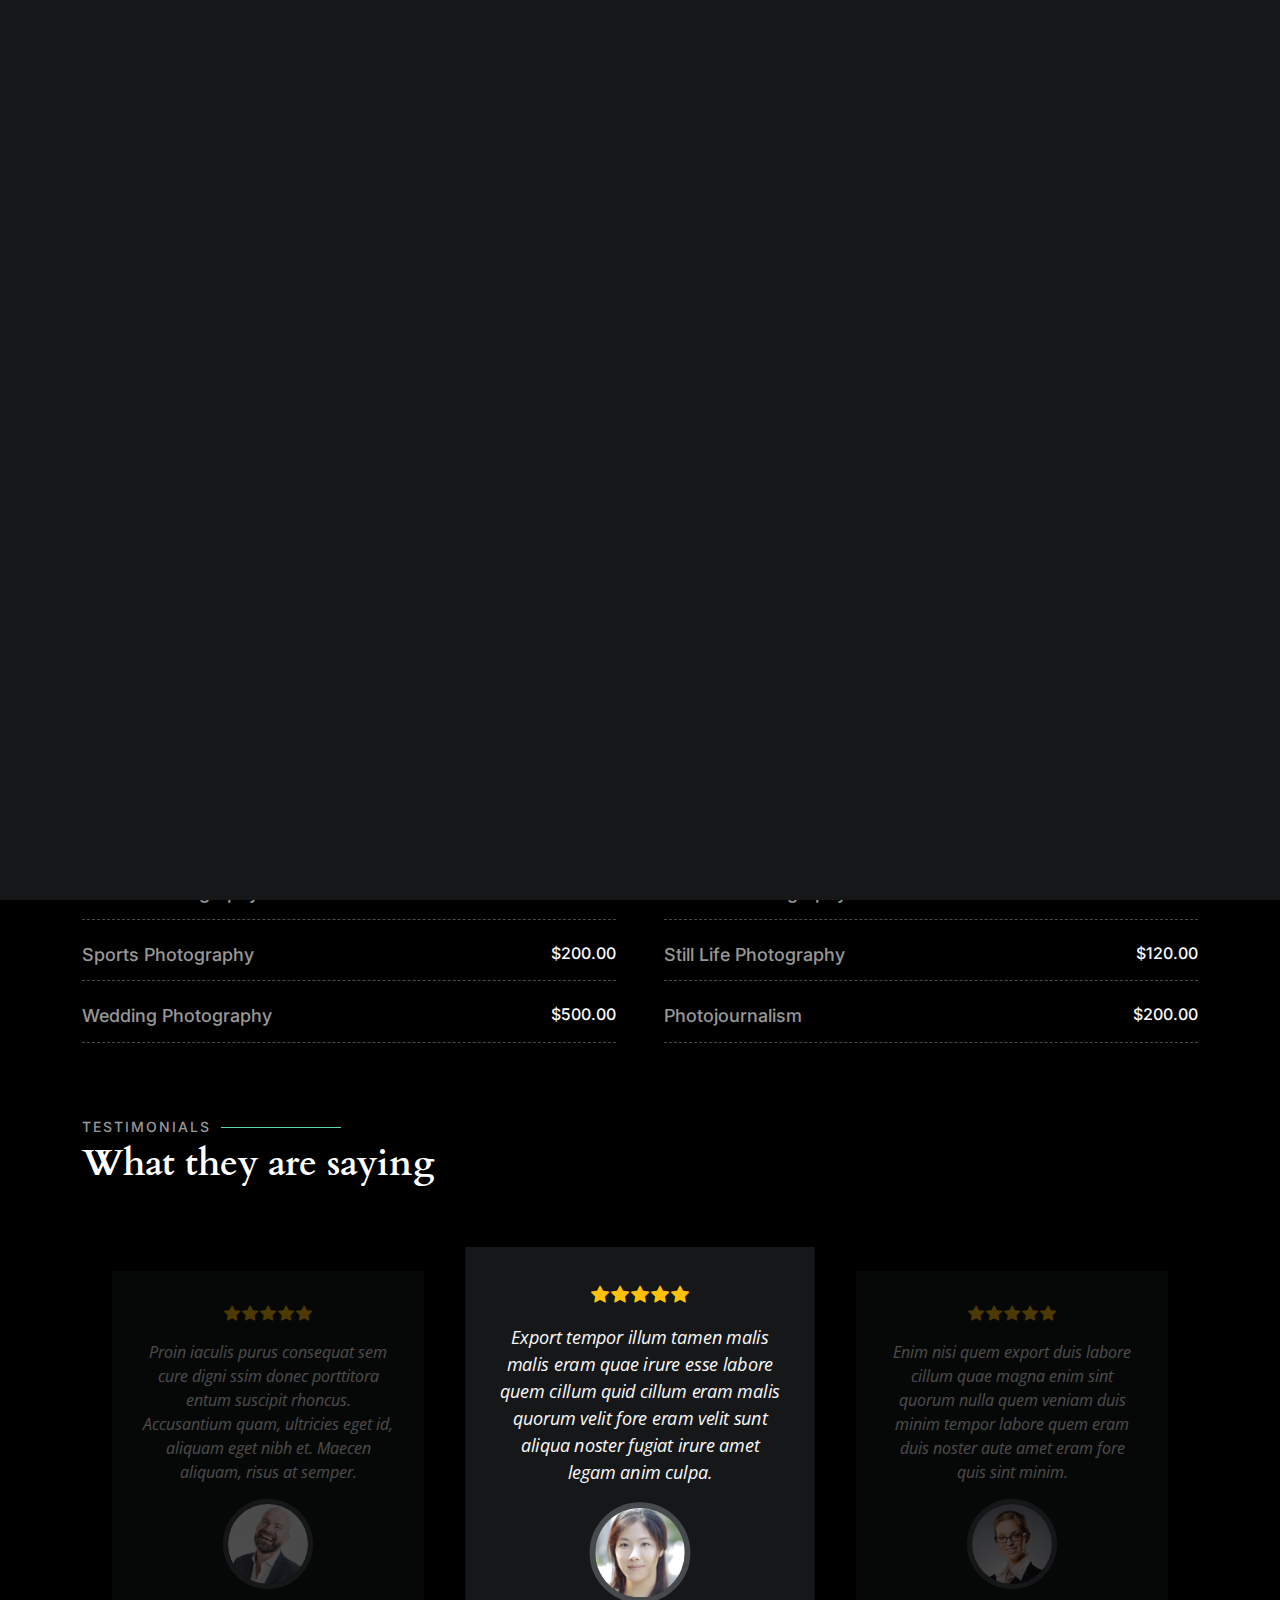
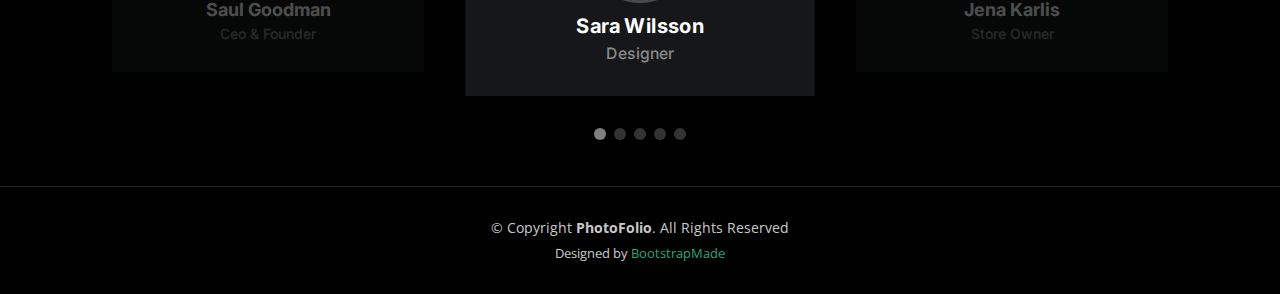
<file: services.html>
<!DOCTYPE html>
<html lang="en">

<head>
  <meta charset="utf-8">
  <meta content="width=device-width, initial-scale=1.0" name="viewport">

  <title>PhotoFolio Bootstrap Template - Services</title>
  <meta content="" name="description">
  <meta content="" name="keywords">

  <!-- Favicons -->
  <link href="assets/img/favicon.png" rel="icon">
  <link href="assets/img/apple-touch-icon.png" rel="apple-touch-icon">

  <!-- Google Fonts -->
  <link rel="preconnect" href="https://fonts.googleapis.com">
  <link rel="preconnect" href="https://fonts.gstatic.com" crossorigin>
  <link href="https://fonts.googleapis.com/css2?family=Open+Sans:ital,wght@0,300;0,400;0,500;0,600;0,700;1,300;1,400;1,600;1,700&family=Inter:ital,wght@0,300;0,400;0,500;0,600;0,700;1,300;1,400;1,500;1,600;1,700&family=Cardo:ital,wght@0,400;0,700;1,400&display=swap" rel="stylesheet">

  <!-- Vendor CSS Files -->
  <link href="assets/vendor/bootstrap/css/bootstrap.min.css" rel="stylesheet">
  <link href="assets/vendor/bootstrap-icons/bootstrap-icons.css" rel="stylesheet">
  <link href="assets/vendor/swiper/swiper-bundle.min.css" rel="stylesheet">
  <link href="assets/vendor/glightbox/css/glightbox.min.css" rel="stylesheet">
  <link href="assets/vendor/aos/aos.css" rel="stylesheet">

  <!-- Template Main CSS File -->
  <link href="assets/css/main.css" rel="stylesheet">

  <!-- =======================================================
  1- Retratos
2- Acuarelas personalizadas
3- Acuarelas de fotografias
4- Dibujos a carboncillo
  ======================================================== -->
</head>

<body>

   <!-- ======= Header ======= -->
   <header id="header" class="header d-flex align-items-center fixed-top">
    <div
      class="container-fluid d-flex align-items-center justify-content-between"
    >
      <a
        href="index.html"
        class="logo d-flex align-items-center me-auto me-lg-0"
      >
        <!-- Uncomment the line below if you also wish to use an image logo -->
        <!-- <img src="assets/img/logo.png" alt=""> -->
        <i class="bi bi-brush"></i>
        <h1>Arte Ana M.</h1>
      </a>

      <nav id="navbar" class="navbar">
        <ul>
          <li><a href="index.html">Home</a></li>
          <li><a href="about.html">About</a></li>
          <li class="dropdown">
            <a href="#"
              ><span>Gallery</span>
              <i class="bi bi-chevron-down dropdown-indicator"></i
            ></a>
            <ul>
              <li><a href="gallery.html">Nature</a></li>
              <li><a href="gallery.html">People</a></li>
              <li><a href="gallery.html">Architecture</a></li>
              <li><a href="gallery.html">Animals</a></li>
              <li><a href="gallery.html">Sports</a></li>
              <li><a href="gallery.html">Travel</a></li>
              <li class="dropdown">
                <a href="#"
                  ><span>Sub Menu</span>
                  <i class="bi bi-chevron-down dropdown-indicator"></i
                ></a>
                <ul>
                  <li><a href="#">Sub Menu 1</a></li>
                  <li><a href="#">Sub Menu 2</a></li>
                  <li><a href="#">Sub Menu 3</a></li>
                </ul>
              </li>
            </ul>
          </li>
          <li><a href="services.html" class="active">Services</a></li>
          <li><a href="contact.html">Contact</a></li>
        </ul>
      </nav>
      <!-- .navbar -->

      <div class="header-social-links">
        <!-- <a href="#" class="twitter"><i class="bi bi-twitter"></i></a> -->
        <a
          href="https://es.wallapop.com/app/user/anam-76231494-08z82pdrw8z3/published"
          class="facebook"
          ><i class="bi bi-cart"></i
        ></a>
        <a href="https://www.instagram.com/a.m.art.inez/" class="instagram"
          ><i class="bi bi-instagram"></i
        ></a>
        <!-- <a href="#" class="linkedin"><i class="bi bi-linkedin"></i></i></a> -->
      </div>
      <i class="mobile-nav-toggle mobile-nav-show bi bi-list"></i>
      <i class="mobile-nav-toggle mobile-nav-hide d-none bi bi-x"></i>
    </div>
  </header>
  <!-- End Header -->

  <main id="main" data-aos="fade" data-aos-delay="1500">

    <!-- ======= End Page Header ======= -->
    <div class="page-header d-flex align-items-center">
      <div class="container position-relative">
        <div class="row d-flex justify-content-center">
          <div class="col-lg-6 text-center">
            <h2>Services</h2>
            <p>Odio et unde deleniti. Deserunt numquam exercitationem. Officiis quo odio sint voluptas consequatur ut a odio voluptatem. Sit dolorum debitis veritatis natus dolores. Quasi ratione sint. Sit quaerat ipsum dolorem.</p>

            <a class="cta-btn" href="contact.html">Available for hire</a>

          </div>
        </div>
      </div>
    </div><!-- End Page Header -->

    <!-- ======= Services Section ======= -->
    <section id="services" class="services">
      <div class="container">

        <div class="row gy-4">

          <div class="col-xl-3 col-md-6 d-flex">
            <div class="service-item position-relative">
              <i class="bi bi-activity"></i>
              <h4><a href="" class="stretched-link">Lorem Ipsum</a></h4>
              <p>Voluptatum deleniti atque corrupti quos dolores et quas molestias excepturi</p>
            </div>
          </div><!-- End Service Item -->

          <div class="col-xl-3 col-md-6 d-flex">
            <div class="service-item position-relative">
              <i class="bi bi-bounding-box-circles"></i>
              <h4><a href="" class="stretched-link">Sed ut perspici</a></h4>
              <p>Duis aute irure dolor in reprehenderit in voluptate velit esse cillum dolore</p>
            </div>
          </div><!-- End Service Item -->

          <div class="col-xl-3 col-md-6 d-flex">
            <div class="service-item position-relative">
              <i class="bi bi-calendar4-week"></i>
              <h4><a href="" class="stretched-link">Magni Dolores</a></h4>
              <p>Excepteur sint occaecat cupidatat non proident, sunt in culpa qui officia</p>
            </div>
          </div><!-- End Service Item -->

          <div class="col-xl-3 col-md-6 d-flex">
            <div class="service-item position-relative">
              <i class="bi bi-broadcast"></i>
              <h4><a href="" class="stretched-link">Nemo Enim</a></h4>
              <p>At vero eos et accusamus et iusto odio dignissimos ducimus qui blanditiis</p>
            </div>
          </div><!-- End Service Item -->

        </div>

      </div>
    </section><!-- End Services Section -->

    <!-- ======= Pricing Section ======= -->
    <section id="pricing" class="pricing">
      <div class="container">

        <div class="section-header">
          <h2>Prices</h2>
          <p>Check my adorable pricing</p>
        </div>

        <div class="row gy-4 gx-lg-5">

          <div class="col-lg-6">
            <div class="pricing-item d-flex justify-content-between">
              <h3>Portrait Photography</h3>
              <h4>$160.00</h4>
            </div>
          </div><!-- End Pricing Item -->

          <div class="col-lg-6">
            <div class="pricing-item d-flex justify-content-between">
              <h3>Fashion Photography</h3>
              <h4>$300.00</h4>
            </div>
          </div><!-- End Pricing Item -->

          <div class="col-lg-6">
            <div class="pricing-item d-flex justify-content-between">
              <h3>Sports Photography</h3>
              <h4>$200.00</h4>
            </div>
          </div><!-- End Pricing Item -->

          <div class="col-lg-6">
            <div class="pricing-item d-flex justify-content-between">
              <h3>Still Life Photography</h3>
              <h4>$120.00</h4>
            </div>
          </div><!-- End Pricing Item -->

          <div class="col-lg-6">
            <div class="pricing-item d-flex justify-content-between">
              <h3>Wedding Photography</h3>
              <h4>$500.00</h4>
            </div>
          </div><!-- End Pricing Item -->

          <div class="col-lg-6">
            <div class="pricing-item d-flex justify-content-between">
              <h3>Photojournalism</h3>
              <h4>$200.00</h4>
            </div>
          </div><!-- End Pricing Item -->

        </div>
    </section><!-- End Pricing Section -->

    <!-- ======= Testimonials Section ======= -->
    <section id="testimonials" class="testimonials">
      <div class="container">

        <div class="section-header">
          <h2>Testimonials</h2>
          <p>What they are saying</p>
        </div>

        <div class="slides-3 swiper">
          <div class="swiper-wrapper">

            <div class="swiper-slide">
              <div class="testimonial-item">
                <div class="stars">
                  <i class="bi bi-star-fill"></i><i class="bi bi-star-fill"></i><i class="bi bi-star-fill"></i><i class="bi bi-star-fill"></i><i class="bi bi-star-fill"></i>
                </div>
                <p>
                  Proin iaculis purus consequat sem cure digni ssim donec porttitora entum suscipit rhoncus. Accusantium quam, ultricies eget id, aliquam eget nibh et. Maecen aliquam, risus at semper.
                </p>
                <div class="profile mt-auto">
                  <img src="assets/img/testimonials/testimonials-1.jpg" class="testimonial-img" alt="">
                  <h3>Saul Goodman</h3>
                  <h4>Ceo &amp; Founder</h4>
                </div>
              </div>
            </div><!-- End testimonial item -->

            <div class="swiper-slide">
              <div class="testimonial-item">
                <div class="stars">
                  <i class="bi bi-star-fill"></i><i class="bi bi-star-fill"></i><i class="bi bi-star-fill"></i><i class="bi bi-star-fill"></i><i class="bi bi-star-fill"></i>
                </div>
                <p>
                  Export tempor illum tamen malis malis eram quae irure esse labore quem cillum quid cillum eram malis quorum velit fore eram velit sunt aliqua noster fugiat irure amet legam anim culpa.
                </p>
                <div class="profile mt-auto">
                  <img src="assets/img/testimonials/testimonials-2.jpg" class="testimonial-img" alt="">
                  <h3>Sara Wilsson</h3>
                  <h4>Designer</h4>
                </div>
              </div>
            </div><!-- End testimonial item -->

            <div class="swiper-slide">
              <div class="testimonial-item">
                <div class="stars">
                  <i class="bi bi-star-fill"></i><i class="bi bi-star-fill"></i><i class="bi bi-star-fill"></i><i class="bi bi-star-fill"></i><i class="bi bi-star-fill"></i>
                </div>
                <p>
                  Enim nisi quem export duis labore cillum quae magna enim sint quorum nulla quem veniam duis minim tempor labore quem eram duis noster aute amet eram fore quis sint minim.
                </p>
                <div class="profile mt-auto">
                  <img src="assets/img/testimonials/testimonials-3.jpg" class="testimonial-img" alt="">
                  <h3>Jena Karlis</h3>
                  <h4>Store Owner</h4>
                </div>
              </div>
            </div><!-- End testimonial item -->

            <div class="swiper-slide">
              <div class="testimonial-item">
                <div class="stars">
                  <i class="bi bi-star-fill"></i><i class="bi bi-star-fill"></i><i class="bi bi-star-fill"></i><i class="bi bi-star-fill"></i><i class="bi bi-star-fill"></i>
                </div>
                <p>
                  Fugiat enim eram quae cillum dolore dolor amet nulla culpa multos export minim fugiat minim velit minim dolor enim duis veniam ipsum anim magna sunt elit fore quem dolore labore illum veniam.
                </p>
                <div class="profile mt-auto">
                  <img src="assets/img/testimonials/testimonials-4.jpg" class="testimonial-img" alt="">
                  <h3>Matt Brandon</h3>
                  <h4>Freelancer</h4>
                </div>
              </div>
            </div><!-- End testimonial item -->

            <div class="swiper-slide">
              <div class="testimonial-item">
                <div class="stars">
                  <i class="bi bi-star-fill"></i><i class="bi bi-star-fill"></i><i class="bi bi-star-fill"></i><i class="bi bi-star-fill"></i><i class="bi bi-star-fill"></i>
                </div>
                <p>
                  Quis quorum aliqua sint quem legam fore sunt eram irure aliqua veniam tempor noster veniam enim culpa labore duis sunt culpa nulla illum cillum fugiat legam esse veniam culpa fore nisi cillum quid.
                </p>
                <div class="profile mt-auto">
                  <img src="assets/img/testimonials/testimonials-5.jpg" class="testimonial-img" alt="">
                  <h3>John Larson</h3>
                  <h4>Entrepreneur</h4>
                </div>
              </div>
            </div><!-- End testimonial item -->

          </div>
          <div class="swiper-pagination"></div>
        </div>

      </div>
    </section><!-- End Testimonials Section -->

  </main><!-- End #main -->

  <!-- ======= Footer ======= -->
  <footer id="footer" class="footer">
    <div class="container">
      <div class="copyright">
        &copy; Copyright <strong><span>PhotoFolio</span></strong>. All Rights Reserved
      </div>
      <div class="credits">
        <!-- All the links in the footer should remain intact. -->
        <!-- You can delete the links only if you purchased the pro version. -->
        <!-- Licensing information: https://bootstrapmade.com/license/ -->
        <!-- Purchase the pro version with working PHP/AJAX contact form: https://bootstrapmade.com/photofolio-bootstrap-photography-website-template/ -->
        Designed by <a href="https://bootstrapmade.com/">BootstrapMade</a>
      </div>
    </div>
  </footer><!-- End Footer -->

  <a href="#" class="scroll-top d-flex align-items-center justify-content-center"><i class="bi bi-arrow-up-short"></i></a>

  <div id="preloader">
    <div class="line"></div>
  </div>

  <!-- Vendor JS Files -->
  <script src="assets/vendor/bootstrap/js/bootstrap.bundle.min.js"></script>
  <script src="assets/vendor/swiper/swiper-bundle.min.js"></script>
  <script src="assets/vendor/glightbox/js/glightbox.min.js"></script>
  <script src="assets/vendor/aos/aos.js"></script>
  <script src="assets/vendor/php-email-form/validate.js"></script>

  <!-- Template Main JS File -->
  <script src="assets/js/main.js"></script>

</body>

</html>
</file>
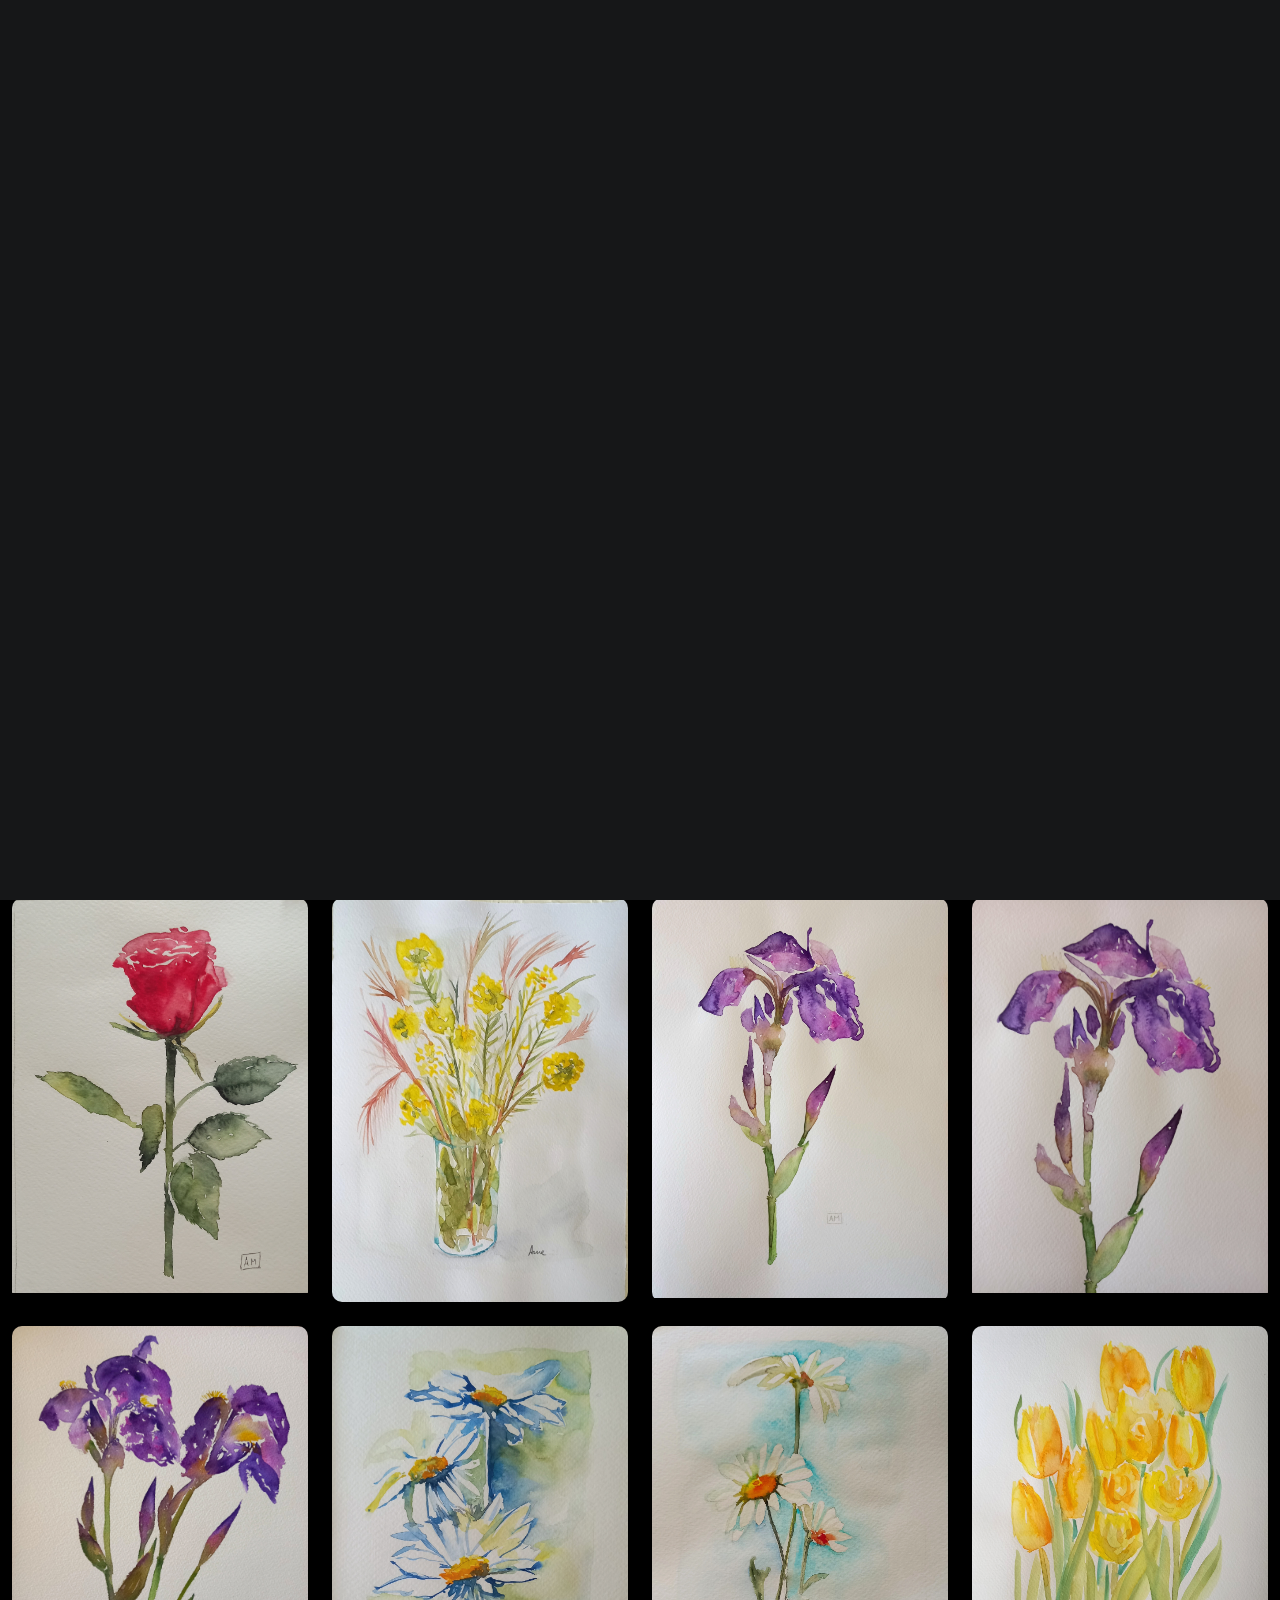
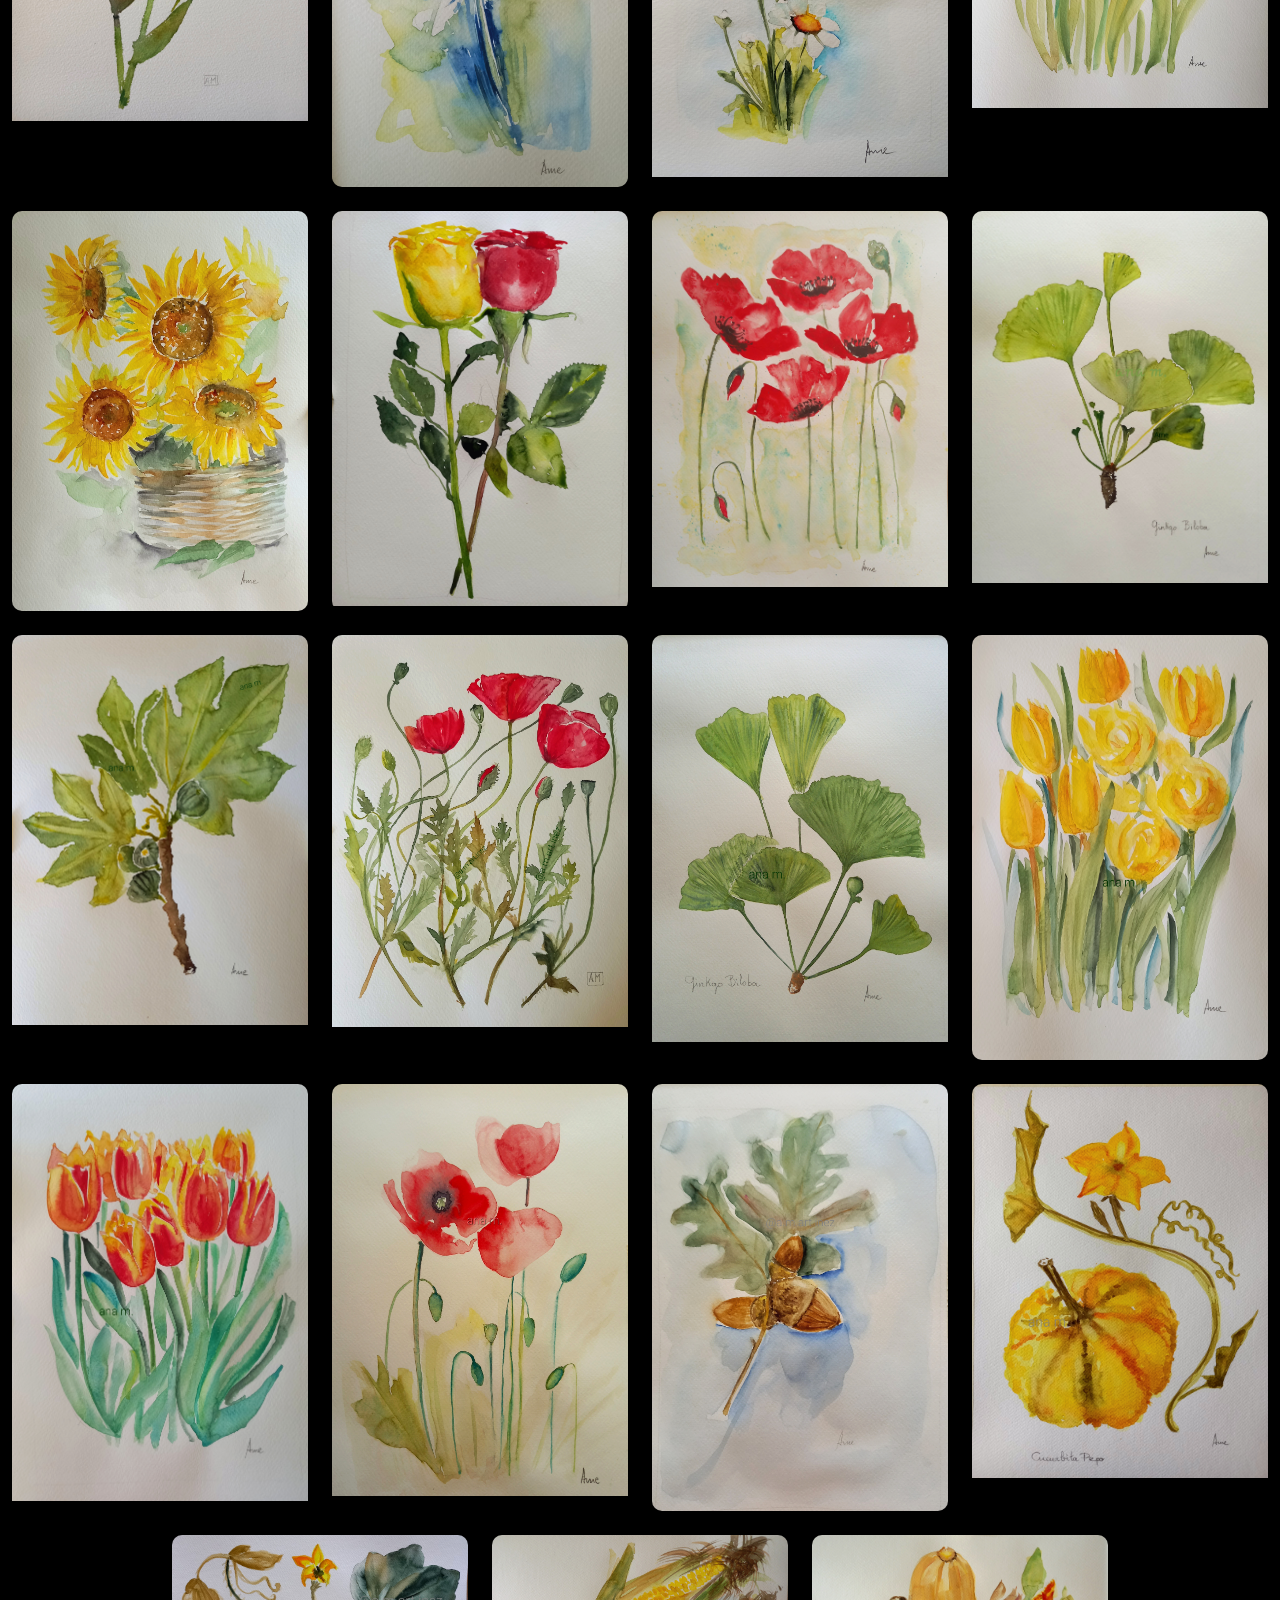
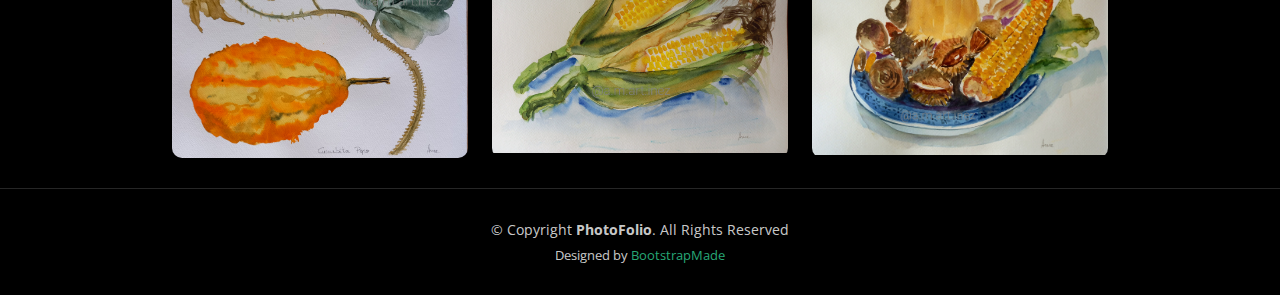
<file: gallery/gallery_botanica.html>
<!DOCTYPE html>
<html lang="en">
  <head>
    <meta charset="utf-8" />
    <meta content="width=device-width, initial-scale=1.0" name="viewport" />

    <title>PhotoFolio Bootstrap Template - Gallery</title>
    <meta content="" name="description" />
    <meta content="" name="keywords" />

    <!-- Favicons -->
    <link href="../assets/img/favicon.png" rel="icon" />
    <link href="../assets/img/apple-touch-icon.png" rel="apple-touch-icon" />

    <!-- Google Fonts -->
    <link rel="preconnect" href="https://fonts.googleapis.com" />
    <link rel="preconnect" href="https://fonts.gstatic.com" crossorigin />
    <link
      href="https://fonts.googleapis.com/css2?family=Open+Sans:ital,wght@0,300;0,400;0,500;0,600;0,700;1,300;1,400;1,600;1,700&family=Inter:ital,wght@0,300;0,400;0,500;0,600;0,700;1,300;1,400;1,500;1,600;1,700&family=Cardo:ital,wght@0,400;0,700;1,400&display=swap"
      rel="stylesheet"
    />

    <!-- Vendor CSS Files -->
    <link
      href="../assets/vendor/bootstrap/css/bootstrap.min.css"
      rel="stylesheet"
    />
    <link
      href="../assets/vendor/bootstrap-icons/bootstrap-icons.css"
      rel="stylesheet"
    />
    <link href="../assets/vendor/swiper/swiper-bundle.min.css" rel="stylesheet" />
    <link
      href="../assets/vendor/glightbox/css/glightbox.min.css"
      rel="stylesheet"
    />
    <link href="../assets/vendor/aos/aos.css" rel="stylesheet" />

    <!-- Template Main CSS File -->
    <link href="../assets/css/main.css" rel="stylesheet" />

    <!-- =======================================================
  * Template Name: PhotoFolio
  * Updated: Sep 18 2023 with Bootstrap v5.3.2
  * Template URL: https://bootstrapmade.com/photofolio-bootstrap-photography-website-template/
  * Author: BootstrapMade.com
  * License: https://bootstrapmade.com/license/
  ======================================================== -->
  </head>

  <body>
    <!-- ======= Header ======= -->
    <header id="header" class="header d-flex align-items-center fixed-top">
      <div
        class="container-fluid d-flex align-items-center justify-content-between"
      >
        <a
          href="../index.html"
          class="logo d-flex align-items-center me-auto me-lg-0"
        >
          <!-- Uncomment the line below if you also wish to use an image logo -->
          <!-- <img src="assets/img/logo.png" alt=""> -->
          <i class="bi bi-camera"></i>
          <h1>PhotoFolio</h1>
        </a>

        <nav id="navbar" class="navbar">
          <ul>
            <li><a href="../index.html">Home</a></li>
            <li><a href="../about.html">About</a></li>
            <li class="dropdown">
              <a href="#" class="active"
                ><span>Gallery</span>
                <i class="bi bi-chevron-down dropdown-indicator"></i
              ></a>
              <ul>
                <li><a href="../gallery/gallery_animales.html">Animales</a></li>
                <li><a href="../gallery/gallery_botanica.html">Botánica</a></li>
                <li><a href="../gallery/gallery_naturaleza.html">Naturaleza</a></li>
                <li><a href="../gallery/gallery_playa.html">Playa</a></li>
                <li><a href="../gallery/gallery_veleros.html">Veleros</a></li>
                <li class="dropdown">
                  <a href="#"
                    ><span>Sub Menu</span>
                    <i class="bi bi-chevron-down dropdown-indicator"></i
                  ></a>
                  <ul>
                    <li><a href="#">Sub Menu 1</a></li>
                    <li><a href="#">Sub Menu 2</a></li>
                    <li><a href="#">Sub Menu 3</a></li>
                  </ul>
                </li>
              </ul>
            </li>
            <li><a href="../services.html">Services</a></li>
            <li><a href="../contact.html">Contact</a></li>
          </ul>
        </nav>
        <!-- .navbar -->

        <div class="header-social-links">
          <a href="#" class="twitter"><i class="bi bi-twitter"></i></a>
          <a href="#" class="facebook"><i class="bi bi-facebook"></i></a>
          <a href="#" class="instagram"><i class="bi bi-instagram"></i></a>
          <a href="#" class="linkedin"><i class="bi bi-linkedin"></i></a>
        </div>
        <i class="mobile-nav-toggle mobile-nav-show bi bi-list"></i>
        <i class="mobile-nav-toggle mobile-nav-hide d-none bi bi-x"></i>
      </div>
    </header>
    <!-- End Header -->

    <main id="main" data-aos="fade" data-aos-delay="1500">
      <!-- ======= End Page Header ======= -->
      <div class="page-header d-flex align-items-center">
        <div class="container position-relative">
          <div class="row d-flex justify-content-center">
            <div class="col-lg-6 text-center">
              <h2>Nature (16 images)</h2>
              <p>
                Odio et unde deleniti. Deserunt numquam exercitationem. Officiis
                quo odio sint voluptas consequatur ut a odio voluptatem. Sit
                dolorum debitis veritatis natus dolores. Quasi ratione sint. Sit
                quaerat ipsum dolorem.
              </p>

              <a class="cta-btn" href="../contact.html">Available for hire</a>
            </div>
          </div>
        </div>
      </div>
      <!-- End Page Header -->

      <!-- Gallery Section -->
      <section id="gallery" class="gallery">
        <div class="container-fluid">
          <div class="row gy-4 justify-content-center" id="galleryBotanicaContainer">
            <!-- JavaScript will dynamically populate this section -->
          </div>
        </div>
      </section>
      <!-- End Gallery Section -->
    </main>
    <!-- End #main -->

    <!-- ======= Footer ======= -->
    <footer id="footer" class="footer">
      <div class="container">
        <div class="copyright">
          &copy; Copyright <strong><span>PhotoFolio</span></strong
          >. All Rights Reserved
        </div>
        <div class="credits">
          <!-- All the links in the footer should remain intact. -->
          <!-- You can delete the links only if you purchased the pro version. -->
          <!-- Licensing information: https://bootstrapmade.com/license/ -->
          <!-- Purchase the pro version with working PHP/AJAX contact form: https://bootstrapmade.com/photofolio-bootstrap-photography-website-template/ -->
          Designed by <a href="https://bootstrapmade.com/">BootstrapMade</a>
        </div>
      </div>
    </footer>
    <!-- End Footer -->

    <a
      href="#"
      class="scroll-top d-flex align-items-center justify-content-center"
      ><i class="bi bi-arrow-up-short"></i
    ></a>

    <div id="preloader">
      <div class="line"></div>
    </div>

    <!-- Vendor JS Files -->
    <script src="../assets/vendor/bootstrap/js/bootstrap.bundle.min.js"></script>
    <script src="../assets/vendor/swiper/swiper-bundle.min.js"></script>
    <script src="../assets/vendor/glightbox/js/glightbox.min.js"></script>
    <script src="../assets/vendor/aos/aos.js"></script>
    <script src="../assets/vendor/php-email-form/validate.js"></script>

    <!-- Template Main JS File -->
    <script src="../assets/js/main.js"></script>
    <script src="../assets/js/botanica.js"></script>
  </body>
</html>
</file>
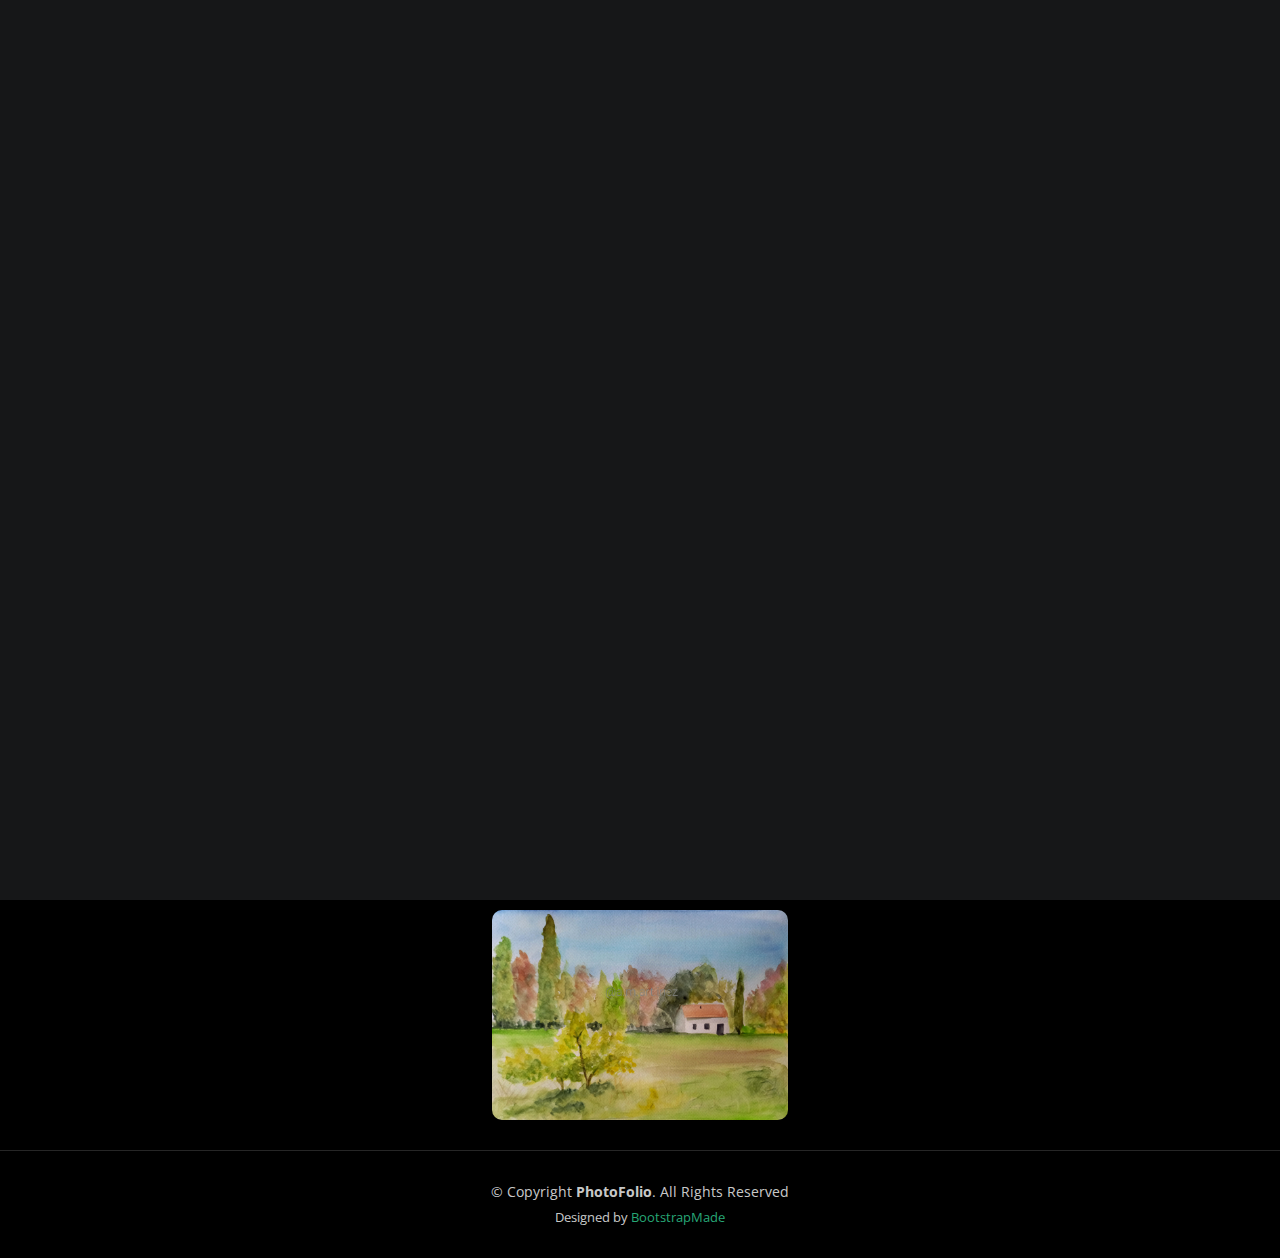
<file: gallery/gallery_naturaleza.html>
<!DOCTYPE html>
<html lang="en">
  <head>
    <meta charset="utf-8" />
    <meta content="width=device-width, initial-scale=1.0" name="viewport" />

    <title>PhotoFolio Bootstrap Template - Gallery</title>
    <meta content="" name="description" />
    <meta content="" name="keywords" />

    <!-- Favicons -->
    <link href="../assets/img/favicon.png" rel="icon" />
    <link href="../assets/img/apple-touch-icon.png" rel="apple-touch-icon" />

    <!-- Google Fonts -->
    <link rel="preconnect" href="https://fonts.googleapis.com" />
    <link rel="preconnect" href="https://fonts.gstatic.com" crossorigin />
    <link
      href="https://fonts.googleapis.com/css2?family=Open+Sans:ital,wght@0,300;0,400;0,500;0,600;0,700;1,300;1,400;1,600;1,700&family=Inter:ital,wght@0,300;0,400;0,500;0,600;0,700;1,300;1,400;1,500;1,600;1,700&family=Cardo:ital,wght@0,400;0,700;1,400&display=swap"
      rel="stylesheet"
    />

    <!-- Vendor CSS Files -->
    <link
      href="../assets/vendor/bootstrap/css/bootstrap.min.css"
      rel="stylesheet"
    />
    <link
      href="../assets/vendor/bootstrap-icons/bootstrap-icons.css"
      rel="stylesheet"
    />
    <link href="../assets/vendor/swiper/swiper-bundle.min.css" rel="stylesheet" />
    <link
      href="../assets/vendor/glightbox/css/glightbox.min.css"
      rel="stylesheet"
    />
    <link href="../assets/vendor/aos/aos.css" rel="stylesheet" />

    <!-- Template Main CSS File -->
    <link href="../assets/css/main.css" rel="stylesheet" />

    <!-- =======================================================
  * Template Name: PhotoFolio
  * Updated: Sep 18 2023 with Bootstrap v5.3.2
  * Template URL: https://bootstrapmade.com/photofolio-bootstrap-photography-website-template/
  * Author: BootstrapMade.com
  * License: https://bootstrapmade.com/license/
  ======================================================== -->
  </head>

  <body>
    <!-- ======= Header ======= -->
    <header id="header" class="header d-flex align-items-center fixed-top">
      <div
        class="container-fluid d-flex align-items-center justify-content-between"
      >
        <a
          href="../index.html"
          class="logo d-flex align-items-center me-auto me-lg-0"
        >
          <!-- Uncomment the line below if you also wish to use an image logo -->
          <!-- <img src="assets/img/logo.png" alt=""> -->
          <i class="bi bi-camera"></i>
          <h1>PhotoFolio</h1>
        </a>

        <nav id="navbar" class="navbar">
          <ul>
            <li><a href="../index.html">Home</a></li>
            <li><a href="../about.html">About</a></li>
            <li class="dropdown">
              <a href="#" class="active"
                ><span>Gallery</span>
                <i class="bi bi-chevron-down dropdown-indicator"></i
              ></a>
              <ul>
                <li><a href="../gallery/gallery_animales.html">Animales</a></li>
                <li><a href="../gallery/gallery_botanica.html">Botánica</a></li>
                <li><a href="../gallery/gallery_naturaleza.html">Naturaleza</a></li>
                <li><a href="../gallery/gallery_playa.html">Playa</a></li>
                <li><a href="../gallery/gallery_veleros.html">Veleros</a></li>
                <li class="dropdown">
                  <a href="#"
                    ><span>Sub Menu</span>
                    <i class="bi bi-chevron-down dropdown-indicator"></i
                  ></a>
                  <ul>
                    <li><a href="#">Sub Menu 1</a></li>
                    <li><a href="#">Sub Menu 2</a></li>
                    <li><a href="#">Sub Menu 3</a></li>
                  </ul>
                </li>
              </ul>
            </li>
            <li><a href="../services.html">Services</a></li>
            <li><a href="../contact.html">Contact</a></li>
          </ul>
        </nav>
        <!-- .navbar -->

        <div class="header-social-links">
          <a href="#" class="twitter"><i class="bi bi-twitter"></i></a>
          <a href="#" class="facebook"><i class="bi bi-facebook"></i></a>
          <a href="#" class="instagram"><i class="bi bi-instagram"></i></a>
          <a href="#" class="linkedin"><i class="bi bi-linkedin"></i></a>
        </div>
        <i class="mobile-nav-toggle mobile-nav-show bi bi-list"></i>
        <i class="mobile-nav-toggle mobile-nav-hide d-none bi bi-x"></i>
      </div>
    </header>
    <!-- End Header -->

    <main id="main" data-aos="fade" data-aos-delay="1500">
      <!-- ======= End Page Header ======= -->
      <div class="page-header d-flex align-items-center">
        <div class="container position-relative">
          <div class="row d-flex justify-content-center">
            <div class="col-lg-6 text-center">
              <h2>Nature (16 images)</h2>
              <p>
                Odio et unde deleniti. Deserunt numquam exercitationem. Officiis
                quo odio sint voluptas consequatur ut a odio voluptatem. Sit
                dolorum debitis veritatis natus dolores. Quasi ratione sint. Sit
                quaerat ipsum dolorem.
              </p>

              <a class="cta-btn" href="contact.html">Available for hire</a>
            </div>
          </div>
        </div>
      </div>
      <!-- End Page Header -->

      <!-- Gallery Section -->
      <section id="gallery" class="gallery">
        <div class="container-fluid">
          <div class="row gy-4 justify-content-center" id="galleryNaturalezaContainer">
            <!-- JavaScript will dynamically populate this section -->
          </div>
        </div>
      </section>
      <!-- End Gallery Section -->
    </main>
    <!-- End #main -->

    <!-- ======= Footer ======= -->
    <footer id="footer" class="footer">
      <div class="container">
        <div class="copyright">
          &copy; Copyright <strong><span>PhotoFolio</span></strong
          >. All Rights Reserved
        </div>
        <div class="credits">
          <!-- All the links in the footer should remain intact. -->
          <!-- You can delete the links only if you purchased the pro version. -->
          <!-- Licensing information: https://bootstrapmade.com/license/ -->
          <!-- Purchase the pro version with working PHP/AJAX contact form: https://bootstrapmade.com/photofolio-bootstrap-photography-website-template/ -->
          Designed by <a href="https://bootstrapmade.com/">BootstrapMade</a>
        </div>
      </div>
    </footer>
    <!-- End Footer -->

    <a
      href="#"
      class="scroll-top d-flex align-items-center justify-content-center"
      ><i class="bi bi-arrow-up-short"></i
    ></a>

    <div id="preloader">
      <div class="line"></div>
    </div>

    <!-- Vendor JS Files -->
    <script src="../assets/vendor/bootstrap/js/bootstrap.bundle.min.js"></script>
    <script src="../assets/vendor/swiper/swiper-bundle.min.js"></script>
    <script src="../assets/vendor/glightbox/js/glightbox.min.js"></script>
    <script src="../assets/vendor/aos/aos.js"></script>
    <script src="../assets/vendor/php-email-form/validate.js"></script>

    <!-- Template Main JS File -->
    <script src="../assets/js/main.js"></script>
    <script src="../assets/js/nauraleza.js"></script>
  </body>
</html>
</file>
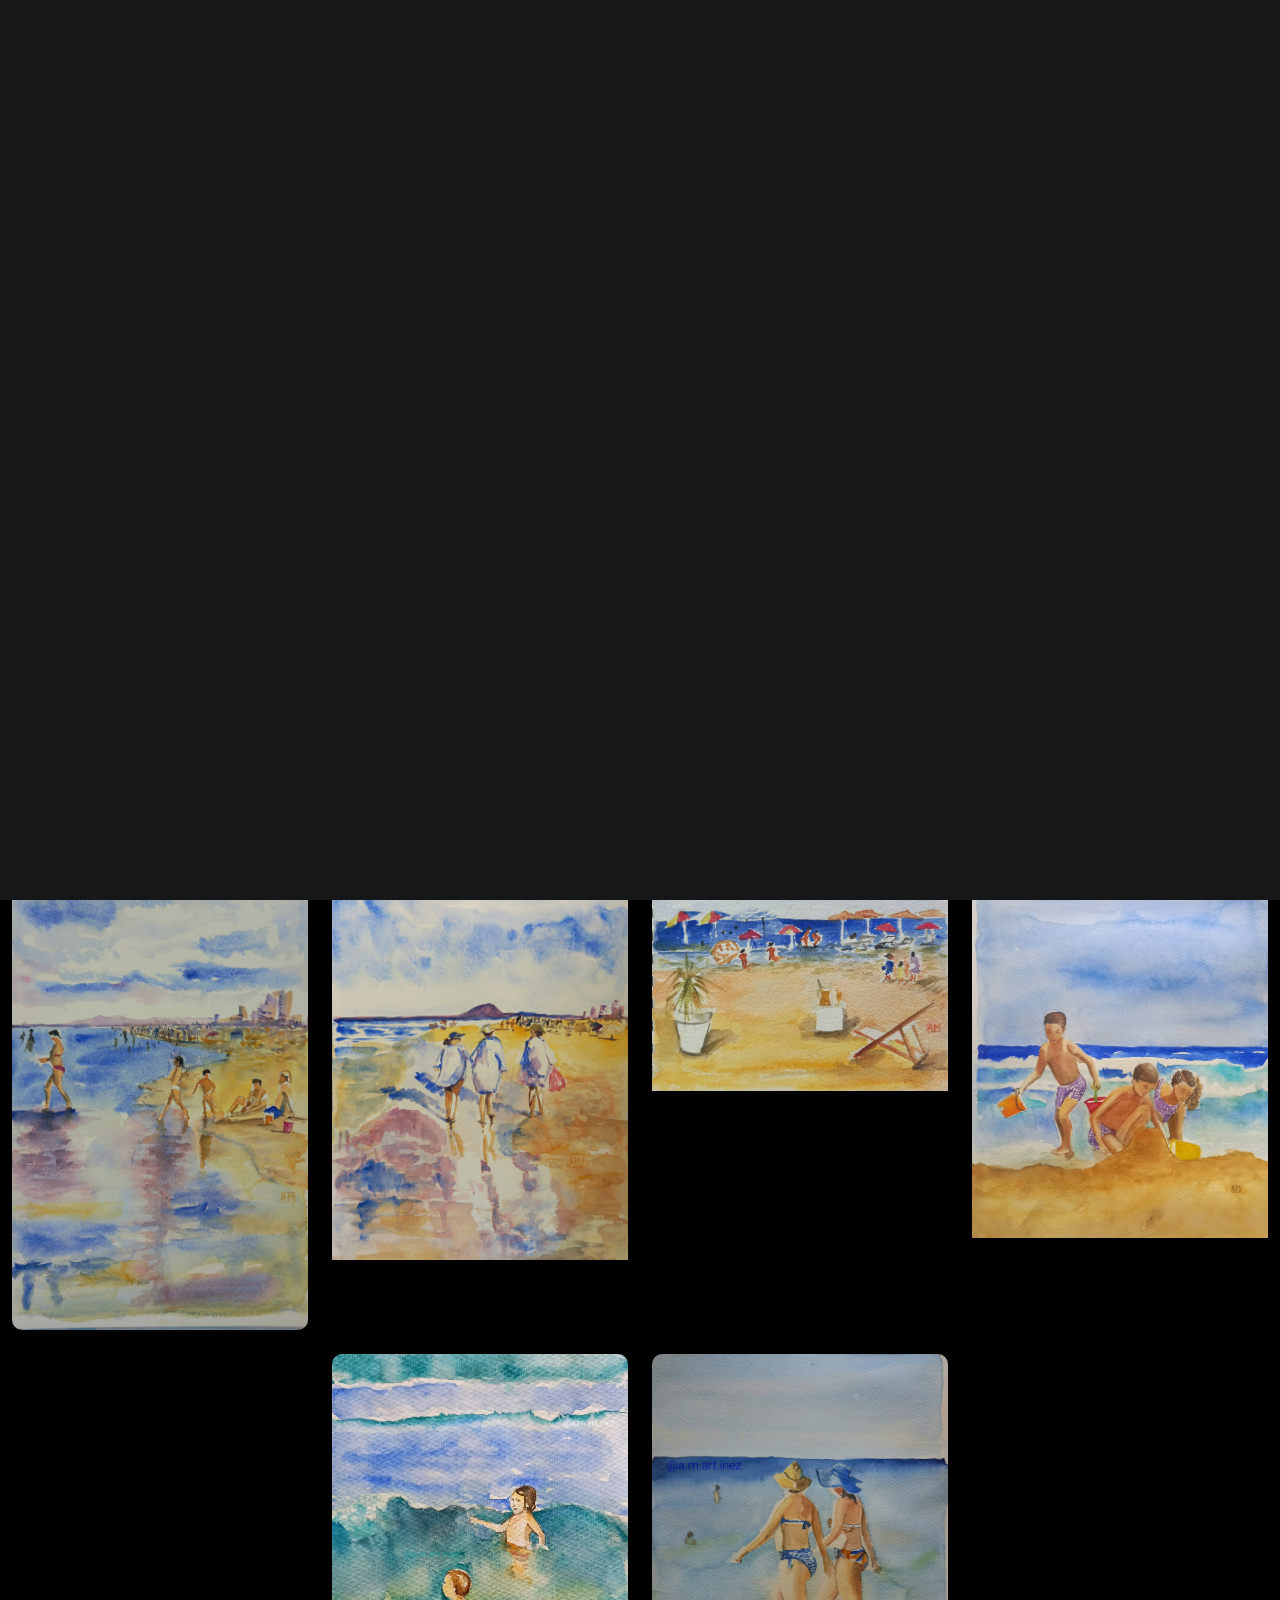
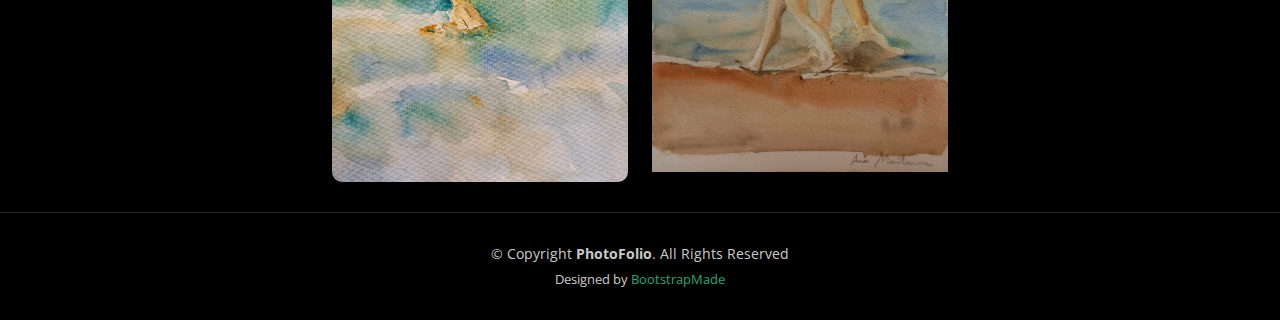
<file: gallery/gallery_playa.html>
<!DOCTYPE html>
<html lang="en">
  <head>
    <meta charset="utf-8" />
    <meta content="width=device-width, initial-scale=1.0" name="viewport" />

    <title>PhotoFolio Bootstrap Template - Gallery</title>
    <meta content="" name="description" />
    <meta content="" name="keywords" />

    <!-- Favicons -->
    <link href="../assets/img/favicon.png" rel="icon" />
    <link href="../assets/img/apple-touch-icon.png" rel="apple-touch-icon" />

    <!-- Google Fonts -->
    <link rel="preconnect" href="https://fonts.googleapis.com" />
    <link rel="preconnect" href="https://fonts.gstatic.com" crossorigin />
    <link
      href="https://fonts.googleapis.com/css2?family=Open+Sans:ital,wght@0,300;0,400;0,500;0,600;0,700;1,300;1,400;1,600;1,700&family=Inter:ital,wght@0,300;0,400;0,500;0,600;0,700;1,300;1,400;1,500;1,600;1,700&family=Cardo:ital,wght@0,400;0,700;1,400&display=swap"
      rel="stylesheet"
    />

    <!-- Vendor CSS Files -->
    <link
      href="../assets/vendor/bootstrap/css/bootstrap.min.css"
      rel="stylesheet"
    />
    <link
      href="../assets/vendor/bootstrap-icons/bootstrap-icons.css"
      rel="stylesheet"
    />
    <link href="../assets/vendor/swiper/swiper-bundle.min.css" rel="stylesheet" />
    <link
      href="../assets/vendor/glightbox/css/glightbox.min.css"
      rel="stylesheet"
    />
    <link href="../assets/vendor/aos/aos.css" rel="stylesheet" />

    <!-- Template Main CSS File -->
    <link href="../assets/css/main.css" rel="stylesheet" />

    <!-- =======================================================
  * Template Name: PhotoFolio
  * Updated: Sep 18 2023 with Bootstrap v5.3.2
  * Template URL: https://bootstrapmade.com/photofolio-bootstrap-photography-website-template/
  * Author: BootstrapMade.com
  * License: https://bootstrapmade.com/license/
  ======================================================== -->
  </head>

  <body>
    <!-- ======= Header ======= -->
    <header id="header" class="header d-flex align-items-center fixed-top">
      <div
        class="container-fluid d-flex align-items-center justify-content-between"
      >
        <a
          href="../index.html"
          class="logo d-flex align-items-center me-auto me-lg-0"
        >
          <!-- Uncomment the line below if you also wish to use an image logo -->
          <!-- <img src="assets/img/logo.png" alt=""> -->
          <i class="bi bi-camera"></i>
          <h1>PhotoFolio</h1>
        </a>

        <nav id="navbar" class="navbar">
          <ul>
            <li><a href="../index.html">Home</a></li>
            <li><a href="../about.html">About</a></li>
            <li class="dropdown">
              <a href="#" class="active"
                ><span>Gallery</span>
                <i class="bi bi-chevron-down dropdown-indicator"></i
              ></a>
              <ul>
                <li><a href="../gallery/gallery_animales.html">Animales</a></li>
                <li><a href="../gallery/gallery_botanica.html">Botánica</a></li>
                <li><a href="../gallery/gallery_naturaleza.html">Naturaleza</a></li>
                <li><a href="../gallery/gallery_playa.html">Playa</a></li>
                <li><a href="../gallery/gallery_veleros.html">Veleros</a></li>
                <li class="dropdown">
                  <a href="#"
                    ><span>Sub Menu</span>
                    <i class="bi bi-chevron-down dropdown-indicator"></i
                  ></a>
                  <ul>
                    <li><a href="#">Sub Menu 1</a></li>
                    <li><a href="#">Sub Menu 2</a></li>
                    <li><a href="#">Sub Menu 3</a></li>
                  </ul>
                </li>
              </ul>
            </li>
            <li><a href="../services.html">Services</a></li>
            <li><a href="../contact.html">Contact</a></li>
          </ul>
        </nav>
        <!-- .navbar -->

        <div class="header-social-links">
          <a href="#" class="twitter"><i class="bi bi-twitter"></i></a>
          <a href="#" class="facebook"><i class="bi bi-facebook"></i></a>
          <a href="#" class="instagram"><i class="bi bi-instagram"></i></a>
          <a href="#" class="linkedin"><i class="bi bi-linkedin"></i></a>
        </div>
        <i class="mobile-nav-toggle mobile-nav-show bi bi-list"></i>
        <i class="mobile-nav-toggle mobile-nav-hide d-none bi bi-x"></i>
      </div>
    </header>
    <!-- End Header -->

    <main id="main" data-aos="fade" data-aos-delay="1500">
      <!-- ======= End Page Header ======= -->
      <div class="page-header d-flex align-items-center">
        <div class="container position-relative">
          <div class="row d-flex justify-content-center">
            <div class="col-lg-6 text-center">
              <h2>Nature (16 images)</h2>
              <p>
                Odio et unde deleniti. Deserunt numquam exercitationem. Officiis
                quo odio sint voluptas consequatur ut a odio voluptatem. Sit
                dolorum debitis veritatis natus dolores. Quasi ratione sint. Sit
                quaerat ipsum dolorem.
              </p>

              <a class="cta-btn" href="contact.html">Available for hire</a>
            </div>
          </div>
        </div>
      </div>
      <!-- End Page Header -->

      <!-- Gallery Section -->
      <section id="gallery" class="gallery">
        <div class="container-fluid">
          <div class="row gy-4 justify-content-center" id="galleryPlayaContainer">
            <!-- JavaScript will dynamically populate this section -->
          </div>
        </div>
      </section>
      <!-- End Gallery Section -->
    </main>
    <!-- End #main -->

    <!-- ======= Footer ======= -->
    <footer id="footer" class="footer">
      <div class="container">
        <div class="copyright">
          &copy; Copyright <strong><span>PhotoFolio</span></strong
          >. All Rights Reserved
        </div>
        <div class="credits">
          <!-- All the links in the footer should remain intact. -->
          <!-- You can delete the links only if you purchased the pro version. -->
          <!-- Licensing information: https://bootstrapmade.com/license/ -->
          <!-- Purchase the pro version with working PHP/AJAX contact form: https://bootstrapmade.com/photofolio-bootstrap-photography-website-template/ -->
          Designed by <a href="https://bootstrapmade.com/">BootstrapMade</a>
        </div>
      </div>
    </footer>
    <!-- End Footer -->

    <a
      href="#"
      class="scroll-top d-flex align-items-center justify-content-center"
      ><i class="bi bi-arrow-up-short"></i
    ></a>

    <div id="preloader">
      <div class="line"></div>
    </div>

    <!-- Vendor JS Files -->
    <script src="../assets/vendor/bootstrap/js/bootstrap.bundle.min.js"></script>
    <script src="../assets/vendor/swiper/swiper-bundle.min.js"></script>
    <script src="../assets/vendor/glightbox/js/glightbox.min.js"></script>
    <script src="../assets/vendor/aos/aos.js"></script>
    <script src="../assets/vendor/php-email-form/validate.js"></script>

    <!-- Template Main JS File -->
    <script src="../assets/js/main.js"></script>
    <script src="../assets/js/playa.js"></script>
  </body>
</html>
</file>
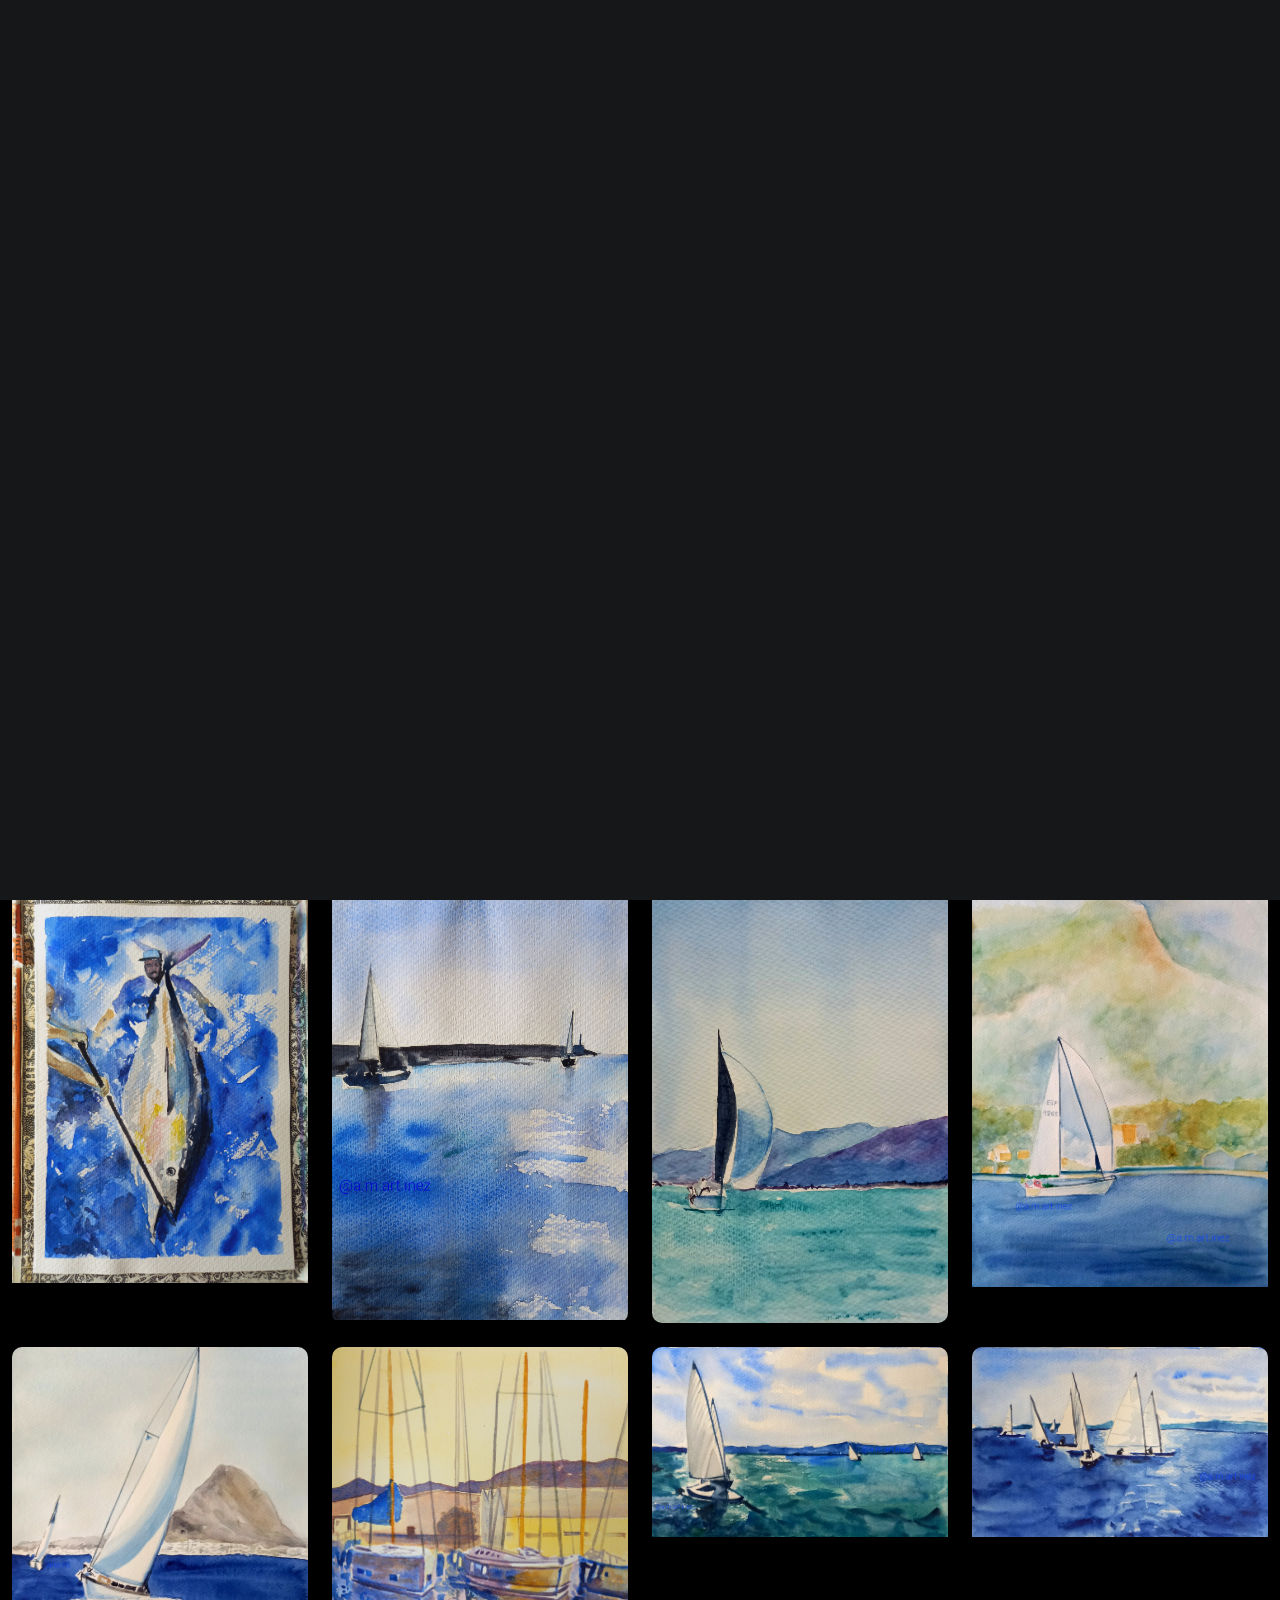
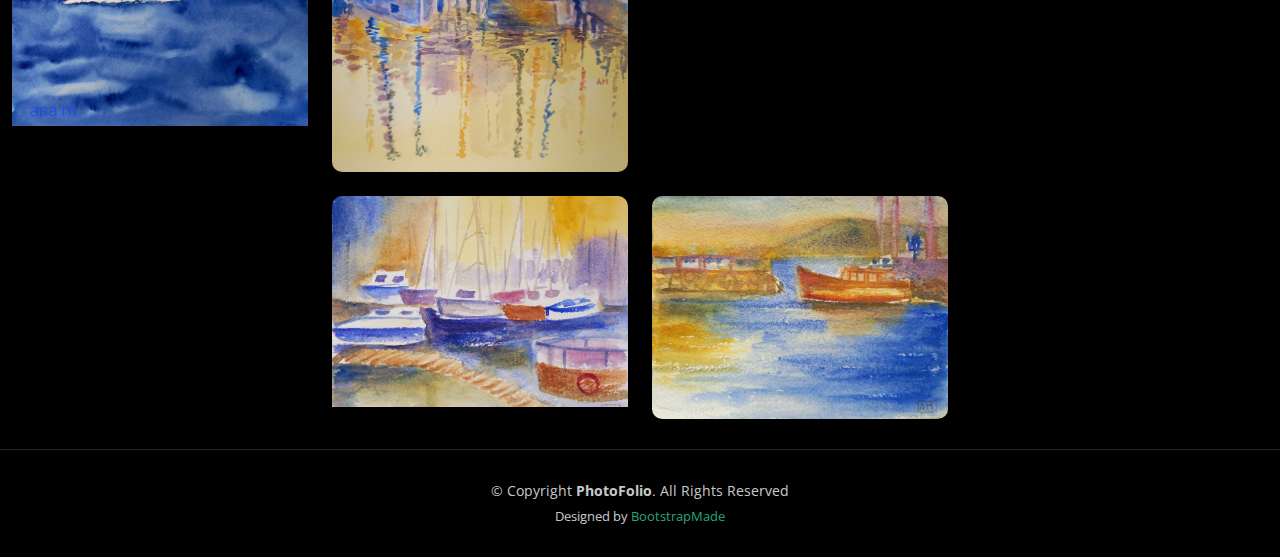
<file: gallery/gallery_veleros.html>
<!DOCTYPE html>
<html lang="en">
  <head>
    <meta charset="utf-8" />
    <meta content="width=device-width, initial-scale=1.0" name="viewport" />

    <title>PhotoFolio Bootstrap Template - Gallery</title>
    <meta content="" name="description" />
    <meta content="" name="keywords" />

    <!-- Favicons -->
    <link href="../assets/img/favicon.png" rel="icon" />
    <link href="../assets/img/apple-touch-icon.png" rel="apple-touch-icon" />

    <!-- Google Fonts -->
    <link rel="preconnect" href="https://fonts.googleapis.com" />
    <link rel="preconnect" href="https://fonts.gstatic.com" crossorigin />
    <link
      href="https://fonts.googleapis.com/css2?family=Open+Sans:ital,wght@0,300;0,400;0,500;0,600;0,700;1,300;1,400;1,600;1,700&family=Inter:ital,wght@0,300;0,400;0,500;0,600;0,700;1,300;1,400;1,500;1,600;1,700&family=Cardo:ital,wght@0,400;0,700;1,400&display=swap"
      rel="stylesheet"
    />

    <!-- Vendor CSS Files -->
    <link
      href="../assets/vendor/bootstrap/css/bootstrap.min.css"
      rel="stylesheet"
    />
    <link
      href="../assets/vendor/bootstrap-icons/bootstrap-icons.css"
      rel="stylesheet"
    />
    <link href="../assets/vendor/swiper/swiper-bundle.min.css" rel="stylesheet" />
    <link
      href="../assets/vendor/glightbox/css/glightbox.min.css"
      rel="stylesheet"
    />
    <link href="../assets/vendor/aos/aos.css" rel="stylesheet" />

    <!-- Template Main CSS File -->
    <link href="../assets/css/main.css" rel="stylesheet" />

    <!-- =======================================================
  * Template Name: PhotoFolio
  * Updated: Sep 18 2023 with Bootstrap v5.3.2
  * Template URL: https://bootstrapmade.com/photofolio-bootstrap-photography-website-template/
  * Author: BootstrapMade.com
  * License: https://bootstrapmade.com/license/
  ======================================================== -->
  </head>

  <body>
    <!-- ======= Header ======= -->
    <header id="header" class="header d-flex align-items-center fixed-top">
      <div
        class="container-fluid d-flex align-items-center justify-content-between"
      >
        <a
          href="../index.html"
          class="logo d-flex align-items-center me-auto me-lg-0"
        >
          <!-- Uncomment the line below if you also wish to use an image logo -->
          <!-- <img src="assets/img/logo.png" alt=""> -->
          <i class="bi bi-camera"></i>
          <h1>PhotoFolio</h1>
        </a>

        <nav id="navbar" class="navbar">
          <ul>
            <li><a href="../index.html">Home</a></li>
            <li><a href="../about.html">About</a></li>
            <li class="dropdown">
              <a href="#" class="active"
                ><span>Gallery</span>
                <i class="bi bi-chevron-down dropdown-indicator"></i
              ></a>
              <ul>
                <li><a href="../gallery/gallery_animales.html">Animales</a></li>
                <li><a href="../gallery/gallery_botanica.html">Botánica</a></li>
                <li><a href="../gallery/gallery_naturaleza.html">Naturaleza</a></li>
                <li><a href="../gallery/gallery_playa.html">Playa</a></li>
                <li><a href="../gallery/gallery_veleros.html">Veleros</a></li>
                <li class="dropdown">
                  <a href="#"
                    ><span>Sub Menu</span>
                    <i class="bi bi-chevron-down dropdown-indicator"></i
                  ></a>
                  <ul>
                    <li><a href="#">Sub Menu 1</a></li>
                    <li><a href="#">Sub Menu 2</a></li>
                    <li><a href="#">Sub Menu 3</a></li>
                  </ul>
                </li>
              </ul>
            </li>
            <li><a href="../services.html">Services</a></li>
            <li><a href="../contact.html">Contact</a></li>
          </ul>
        </nav>
        <!-- .navbar -->

        <div class="header-social-links">
          <a href="#" class="twitter"><i class="bi bi-twitter"></i></a>
          <a href="#" class="facebook"><i class="bi bi-facebook"></i></a>
          <a href="#" class="instagram"><i class="bi bi-instagram"></i></a>
          <a href="#" class="linkedin"><i class="bi bi-linkedin"></i></a>
        </div>
        <i class="mobile-nav-toggle mobile-nav-show bi bi-list"></i>
        <i class="mobile-nav-toggle mobile-nav-hide d-none bi bi-x"></i>
      </div>
    </header>
    <!-- End Header -->

    <main id="main" data-aos="fade" data-aos-delay="1500">
      <!-- ======= End Page Header ======= -->
      <div class="page-header d-flex align-items-center">
        <div class="container position-relative">
          <div class="row d-flex justify-content-center">
            <div class="col-lg-6 text-center">
              <h2>Nature (16 images)</h2>
              <p>
                Odio et unde deleniti. Deserunt numquam exercitationem. Officiis
                quo odio sint voluptas consequatur ut a odio voluptatem. Sit
                dolorum debitis veritatis natus dolores. Quasi ratione sint. Sit
                quaerat ipsum dolorem.
              </p>

              <a class="cta-btn" href="contact.html">Available for hire</a>
            </div>
          </div>
        </div>
      </div>
      <!-- End Page Header -->

      <!-- Gallery Section -->
      <section id="gallery" class="gallery">
        <div class="container-fluid">
          <div class="row gy-4 justify-content-center" id="galleryVeleroContainer">
            <!-- JavaScript will dynamically populate this section -->
          </div>
        </div>
      </section>
      <!-- End Gallery Section -->
    </main>
    <!-- End #main -->

    <!-- ======= Footer ======= -->
    <footer id="footer" class="footer">
      <div class="container">
        <div class="copyright">
          &copy; Copyright <strong><span>PhotoFolio</span></strong
          >. All Rights Reserved
        </div>
        <div class="credits">
          <!-- All the links in the footer should remain intact. -->
          <!-- You can delete the links only if you purchased the pro version. -->
          <!-- Licensing information: https://bootstrapmade.com/license/ -->
          <!-- Purchase the pro version with working PHP/AJAX contact form: https://bootstrapmade.com/photofolio-bootstrap-photography-website-template/ -->
          Designed by <a href="https://bootstrapmade.com/">BootstrapMade</a>
        </div>
      </div>
    </footer>
    <!-- End Footer -->

    <a
      href="#"
      class="scroll-top d-flex align-items-center justify-content-center"
      ><i class="bi bi-arrow-up-short"></i
    ></a>

    <div id="preloader">
      <div class="line"></div>
    </div>

    <!-- Vendor JS Files -->
    <script src="../assets/vendor/bootstrap/js/bootstrap.bundle.min.js"></script>
    <script src="../assets/vendor/swiper/swiper-bundle.min.js"></script>
    <script src="../assets/vendor/glightbox/js/glightbox.min.js"></script>
    <script src="../assets/vendor/aos/aos.js"></script>
    <script src="../assets/vendor/php-email-form/validate.js"></script>

    <!-- Template Main JS File -->
    <script src="../assets/js/main.js"></script>
    <script src="../assets/js/veleros.js"></script>
  </body>
</html>
</file>
<file: assets/css/main.css>
/**
* Template Name: PhotoFolio
* Updated: Sep 18 2023 with Bootstrap v5.3.2
* Template URL: https://bootstrapmade.com/photofolio-bootstrap-photography-website-template/
* Author: BootstrapMade.com
* License: https://bootstrapmade.com/license/
*/

/*--------------------------------------------------------------
# Set main reusable colors and fonts using CSS variables
# Learn more about CSS variables at https://developer.mozilla.org/en-US/docs/Web/CSS/Using_CSS_custom_properties
--------------------------------------------------------------*/
/* Fonts */
:root {
  --font-default: "Open Sans", system-ui, -apple-system, "Segoe UI", Roboto, "Helvetica Neue", Arial, "Noto Sans", "Liberation Sans", sans-serif, "Apple Color Emoji", "Segoe UI Emoji", "Segoe UI Symbol", "Noto Color Emoji";
  --font-primary: "Inter", sans-serif;
  --font-secondary: "Cardo", sans-serif;
}

/* Colors */
:root {
  --color-default: #fafafa;
  --color-primary: #27a776;
  --color-secondary: #161718;
}

/* Smooth scroll behavior */
:root {
  scroll-behavior: smooth;
}

/*--------------------------------------------------------------
# General
--------------------------------------------------------------*/
body {
  font-family: var(--font-default);
  color: var(--color-default);
  background-color: #000;
}

a {
  color: var(--color-primary);
  text-decoration: none;
}

a:hover {
  color: #32cf93;
  text-decoration: none;
}

h1,
h2,
h3,
h4,
h5,
h6 {
  font-family: var(--font-primary);
}

/*--------------------------------------------------------------
# Sections & Section Header
--------------------------------------------------------------*/
.section-header {
  padding-bottom: 40px;
}

.section-header h2 {
  font-size: 14px;
  font-weight: 500;
  padding: 0;
  line-height: 1px;
  margin: 0 0 5px 0;
  letter-spacing: 2px;
  text-transform: uppercase;
  color: rgba(255, 255, 255, 0.6);
  font-family: var(--font-primary);
}

.section-header h2::after {
  content: "";
  width: 120px;
  height: 1px;
  display: inline-block;
  background: #5bd9a9;
  margin: 4px 10px;
}

.section-header p {
  margin: 0;
  margin: 0;
  font-size: 36px;
  font-weight: 700;
  font-family: var(--font-secondary);
  color: #fff;
}

/*--------------------------------------------------------------
# Page Header
--------------------------------------------------------------*/
.page-header {
  padding: 120px 0 60px 0;
  min-height: 30vh;
  position: relative;
}

.page-header h2 {
  font-size: 56px;
  font-weight: 500;
  color: #fff;
  font-family: var(--font-secondary);
}

@media (max-width: 768px) {
  .page-header h2 {
    font-size: 36px;
  }
}

.page-header p {
  color: rgba(255, 255, 255, 0.8);
}

.page-header .cta-btn {
  font-family: var(--font-primary);
  font-weight: 400;
  font-size: 14px;
  display: inline-block;
  padding: 12px 40px;
  border-radius: 4px;
  letter-spacing: 1px;
  text-transform: uppercase;
  transition: 0.3s;
  color: #fff;
  background: var(--color-primary);
}

.page-header .cta-btn:hover {
  background: #2cbc85;
}

/*--------------------------------------------------------------
# Scroll top button
--------------------------------------------------------------*/
.scroll-top {
  position: fixed;
  visibility: hidden;
  opacity: 0;
  right: 15px;
  bottom: -15px;
  z-index: 99999;
  background: var(--color-primary);
  width: 44px;
  height: 44px;
  border-radius: 50px;
  transition: all 0.4s;
}

.scroll-top i {
  font-size: 24px;
  color: #fff;
  line-height: 0;
}

.scroll-top:hover {
  background: rgba(39, 167, 118, 0.8);
  color: #fff;
}

.scroll-top.active {
  visibility: visible;
  opacity: 1;
  bottom: 15px;
}

/*--------------------------------------------------------------
# Preloader
--------------------------------------------------------------*/
#preloader {
  display: flex;
  position: fixed;
  inset: 0;
  width: 100%;
  height: 100vh;
  z-index: 99999;
}

#preloader:before,
#preloader:after {
  content: "";
  background-color: var(--color-secondary);
  position: absolute;
  inset: 0;
  width: 50%;
  height: 100%;
  transition: all 0.3s ease 0s;
  z-index: -1;
}

#preloader:after {
  left: auto;
  right: 0;
}

#preloader .line {
  position: relative;
  overflow: hidden;
  margin: auto;
  width: 1px;
  height: 280px;
  transition: all 0.8s ease 0s;
}

#preloader .line:before {
  content: "";
  position: absolute;
  background-color: #fff;
  left: 0;
  top: 50%;
  width: 1px;
  height: 0%;
  transform: translateY(-50%);
  animation: lineincrease 1000ms ease-in-out 0s forwards;
}

#preloader .line:after {
  content: "";
  position: absolute;
  background-color: #999;
  left: 0;
  top: 0;
  width: 1px;
  height: 100%;
  transform: translateY(-100%);
  animation: linemove 1200ms linear 0s infinite;
  animation-delay: 2000ms;
}

#preloader.loaded .line {
  opacity: 0;
  height: 100% !important;
}

#preloader.loaded .line:after {
  opacity: 0;
}

#preloader.loaded:before,
#preloader.loaded:after {
  animation: preloaderfinish 300ms ease-in-out 500ms forwards;
}

@keyframes lineincrease {
  0% {
    height: 0%;
  }

  100% {
    height: 100%;
  }
}

@keyframes linemove {
  0% {
    transform: translateY(200%);
  }

  100% {
    transform: translateY(-100%);
  }
}

@keyframes preloaderfinish {
  0% {
    width: 5 0%;
  }

  100% {
    width: 0%;
  }
}

/*--------------------------------------------------------------
# Header
--------------------------------------------------------------*/
.header {
  transition: all 0.5s;
  z-index: 997;
  padding: 30px 0;
  background-color: #000;
}

.header .logo {
  transition: 0.3s;
}

.header .logo img {
  max-height: 40px;
  margin-right: 8px;
}

.header .logo h1 {
  font-size: 32px;
  margin: 0;
  font-weight: 400;
  color: #fff;
  font-family: var(--font-secondary);
}

.header .logo i {
  font-size: 32px;
  margin-right: 8px;
  line-height: 0;
}

@media (max-width: 575px) {
  .header .logo h1 {
    font-size: 26px;
  }

  .header .logo i {
    font-size: 24px;
  }
}

.header .header-social-links {
  padding-right: 15px;
}

.header .header-social-links a {
  color: rgba(255, 255, 255, 0.5);
  padding-left: 15px;
  display: inline-block;
  line-height: 0px;
  transition: 0.3s;
  font-size: 16px;
}

.header .header-social-links a:hover {
  color: #fff;
}

@media (max-width: 575px) {
  .header .header-social-links a {
    padding-left: 5px;
  }
}

/*--------------------------------------------------------------
# Desktop Navigation
--------------------------------------------------------------*/
@media (min-width: 1280px) {
  .navbar {
    padding: 0;
  }

  .navbar ul {
    margin: 0;
    padding: 0;
    display: flex;
    list-style: none;
    align-items: center;
  }

  .navbar li {
    position: relative;
  }

  .navbar a,
  .navbar a:focus {
    display: flex;
    align-items: center;
    justify-content: space-between;
    padding: 10px 0 10px 30px;
    font-family: var(--font-primary);
    text-transform: uppercase;
    letter-spacing: 1px;
    font-size: 13px;
    font-weight: 400;
    color: rgba(255, 255, 255, 0.5);
    white-space: nowrap;
    transition: 0.3s;
  }

  .navbar a i,
  .navbar a:focus i {
    font-size: 12px;
    line-height: 0;
    margin-left: 5px;
  }

  .navbar a:hover,
  .navbar .active,
  .navbar .active:focus,
  .navbar li:hover>a {
    color: #fff;
  }

  .navbar .dropdown ul {
    display: block;
    position: absolute;
    left: 14px;
    top: calc(100% + 30px);
    margin: 0;
    padding: 10px 0;
    z-index: 99;
    opacity: 0;
    visibility: hidden;
    background: var(--color-secondary);
    transition: 0.3s;
    border-radius: 4px;
  }

  .navbar .dropdown ul li {
    min-width: 200px;
  }

  .navbar .dropdown ul a {
    padding: 10px 20px;
    font-size: 15px;
    text-transform: none;
    font-weight: 400;
  }

  .navbar .dropdown ul a i {
    font-size: 12px;
  }

  .navbar .dropdown ul a:hover,
  .navbar .dropdown ul .active:hover,
  .navbar .dropdown ul li:hover>a {
    color: #fff;
  }

  .navbar .dropdown:hover>ul {
    opacity: 1;
    top: 100%;
    visibility: visible;
  }

  .navbar .dropdown .dropdown ul {
    top: 0;
    left: calc(100% - 30px);
    visibility: hidden;
  }

  .navbar .dropdown .dropdown:hover>ul {
    opacity: 1;
    top: 0;
    left: 100%;
    visibility: visible;
  }
}

@media (min-width: 1280px) and (max-width: 1366px) {
  .navbar .dropdown .dropdown ul {
    left: -90%;
  }

  .navbar .dropdown .dropdown:hover>ul {
    left: -100%;
  }
}

@media (min-width: 1280px) {

  .mobile-nav-show,
  .mobile-nav-hide {
    display: none;
  }
}

/*--------------------------------------------------------------
# Mobile Navigation
--------------------------------------------------------------*/
@media (max-width: 1279px) {
  .navbar {
    position: fixed;
    top: 0;
    right: -100%;
    width: 100%;
    max-width: 400px;
    bottom: 0;
    transition: 0.3s;
    z-index: 9997;
  }

  .navbar ul {
    position: absolute;
    inset: 0;
    padding: 50px 0 10px 0;
    margin: 0;
    background: rgba(0, 0, 0, 0.9);
    overflow-y: auto;
    transition: 0.3s;
    z-index: 9998;
  }

  .navbar a,
  .navbar a:focus {
    display: flex;
    align-items: center;
    justify-content: space-between;
    padding: 10px 20px;
    font-family: var(--font-primary);
    font-size: 13px;
    text-transform: uppercase;
    font-weight: 400;
    color: rgba(255, 255, 255, 0.5);
    letter-spacing: 1px;
    white-space: nowrap;
    transition: 0.3s;
  }

  .navbar a i,
  .navbar a:focus i {
    font-size: 12px;
    line-height: 0;
    margin-left: 5px;
  }

  .navbar a:hover,
  .navbar .active,
  .navbar .active:focus,
  .navbar li:hover>a {
    color: #fff;
  }

  .navbar .dropdown ul,
  .navbar .dropdown .dropdown ul {
    position: static;
    display: none;
    padding: 10px 0;
    margin: 10px 20px;
    transition: all 0.5s ease-in-out;
    border: 1px solid black;
  }

  .navbar .dropdown>.dropdown-active,
  .navbar .dropdown .dropdown>.dropdown-active {
    display: block;
  }

  .mobile-nav-show {
    color: #fff;
    font-size: 28px;
    cursor: pointer;
    line-height: 0;
    transition: 0.5s;
    z-index: 9999;
    margin: 0 10px 0 10px;
  }

  .mobile-nav-hide {
    color: #fff;
    font-size: 32px;
    cursor: pointer;
    line-height: 0;
    transition: 0.5s;
    position: fixed;
    right: 20px;
    top: 20px;
    z-index: 9999;
  }

  .mobile-nav-active {
    overflow: hidden;
  }

  .mobile-nav-active .navbar {
    right: 0;
  }

  .mobile-nav-active .navbar:before {
    content: "";
    position: fixed;
    inset: 0;
    background: rgba(22, 23, 24, 0.8);
    z-index: 9996;
  }
}

/*--------------------------------------------------------------
# About Section
--------------------------------------------------------------*/
.about .content h2 {
  font-weight: 700;
  font-size: 24px;
  color: var(--color-primary);
}

.about .content ul {
  list-style: none;
  padding: 0;
}

.about .content ul li {
  margin-bottom: 20px;
  display: flex;
  align-items: center;
}

.about .content ul strong {
  margin-right: 10px;
}

.about .content ul i {
  font-size: 16px;
  margin-right: 5px;
  color: var(--color-primary);
  line-height: 0;
}

/*--------------------------------------------------------------
# Testimonials Section
--------------------------------------------------------------*/
.testimonials {
  margin-top: 80px;
}

.testimonials .testimonial-item {
  box-sizing: content-box;
  padding: 30px;
  margin: 40px 30px;
  background: var(--color-secondary);
  min-height: 320px;
  display: flex;
  flex-direction: column;
  text-align: center;
  transition: 0.3s;
}

.testimonials .testimonial-item .stars {
  margin-bottom: 15px;
}

.testimonials .testimonial-item .stars i {
  color: #ffc107;
  margin: 0 1px;
}

.testimonials .testimonial-item .testimonial-img {
  width: 90px;
  border-radius: 50%;
  border: 5px solid #474a4d;
  margin: 0 auto;
}

.testimonials .testimonial-item h3 {
  font-size: 18px;
  font-weight: bold;
  margin: 10px 0 5px 0;
  color: #fff;
}

.testimonials .testimonial-item h4 {
  font-size: 14px;
  color: rgba(255, 255, 255, 0.5);
  margin: 0;
}

.testimonials .testimonial-item p {
  font-style: italic;
  margin: 0 auto 15px auto;
}

.testimonials .swiper-pagination {
  margin-top: 20px;
  position: relative;
}

.testimonials .swiper-pagination .swiper-pagination-bullet {
  width: 12px;
  height: 12px;
  background-color: rgba(255, 255, 255, 0.2);
  opacity: 1;
}

.testimonials .swiper-pagination .swiper-pagination-bullet-active {
  background-color: rgba(255, 255, 255, 0.5);
}

.testimonials .swiper-slide {
  opacity: 0.3;
}

@media (max-width: 1199px) {
  .testimonials .swiper-slide-active {
    opacity: 1;
  }

  .testimonials .swiper-pagination {
    margin-top: 0;
  }

  .testimonials .testimonial-item {
    margin: 40px 20px;
  }
}

@media (min-width: 1200px) {
  .testimonials .swiper-slide-next {
    opacity: 1;
    transform: scale(1.12);
  }
}

/*--------------------------------------------------------------
# Pricing Section
--------------------------------------------------------------*/
.gallery {
  margin-top: 40px;
}

.gallery .gallery-item {
  position: relative;
  overflow: hidden;
  border-radius: 10px;
}

.gallery .gallery-item img {
  transition: 0.3s;
}

.gallery .gallery-links {
  position: absolute;
  inset: 0;
  opacity: 0;
  transition: all ease-in-out 0.3s;
  background: rgba(0, 0, 0, 0.6);
  z-index: 3;
}

.gallery .gallery-links .preview-link,
.gallery .gallery-links .details-link {
  font-size: 20px;
  color: rgba(255, 255, 255, 0.5);
  transition: 0.3s;
  line-height: 1.2;
  margin: 30px 8px 0 8px;
}

.gallery .gallery-links .preview-link:hover,
.gallery .gallery-links .details-link:hover {
  color: #fff;
}

.gallery .gallery-links .details-link {
  font-size: 30px;
  line-height: 0;
}

.gallery .gallery-item:hover .gallery-links {
  opacity: 1;
}

.gallery .gallery-item:hover .preview-link,
.gallery .gallery-item:hover .details-link {
  margin-top: 0;
}

.gallery .gallery-item:hover img {
  transform: scale(1.1);
}

.glightbox-clean .gslide-description {
  background: #222425;
}

.glightbox-clean .gslide-title {
  color: rgba(255, 255, 255, 0.8);
  margin: 0;
}

/*--------------------------------------------------------------
# Gallery Single Section
--------------------------------------------------------------*/
.gallery-single .portfolio-details-slider img {
  width: 100%;
}

.gallery-single .portfolio-details-slider .swiper-pagination .swiper-pagination-bullet {
  width: 12px;
  height: 12px;
  background-color: rgba(255, 255, 255, 0.7);
  opacity: 1;
}

.gallery-single .portfolio-details-slider .swiper-pagination .swiper-pagination-bullet-active {
  background-color: var(--color-primary);
}

.gallery-single .swiper-button-prev,
.gallery-single .swiper-button-next {
  width: 48px;
  height: 48px;
}

.gallery-single .swiper-button-prev:after,
.gallery-single .swiper-button-next:after {
  color: rgba(255, 255, 255, 0.8);
  background-color: rgba(0, 0, 0, 0.2);
  font-size: 24px;
  border-radius: 50%;
  width: 48px;
  height: 48px;
  display: flex;
  align-items: center;
  justify-content: center;
  transition: 0.3s;
}

.gallery-single .swiper-button-prev:hover:after,
.gallery-single .swiper-button-next:hover:after {
  background-color: rgba(0, 0, 0, 0.6);
}

@media (max-width: 575px) {

  .gallery-single .swiper-button-prev,
  .gallery-single .swiper-button-next {
    display: none;
  }
}

.gallery-single .portfolio-info h3 {
  font-size: 22px;
  font-weight: 700;
  margin-bottom: 20px;
  padding-bottom: 20px;
  position: relative;
  font-family: var(--font-secondary);
}

.gallery-single .portfolio-info h3:after {
  content: "";
  position: absolute;
  display: block;
  width: 50px;
  height: 3px;
  background: var(--color-primary);
  left: 0;
  bottom: 0;
}

.gallery-single .portfolio-info ul {
  list-style: none;
  padding: 0;
  font-size: 15px;
}

.gallery-single .portfolio-info ul li {
  display: flex;
  flex-direction: column;
  padding-bottom: 15px;
}

.gallery-single .portfolio-info ul strong {
  text-transform: uppercase;
  font-weight: 400;
  color: #6b7075;
  font-size: 14px;
}

.gallery-single .portfolio-info .btn-visit {
  padding: 8px 40px;
  background: var(--color-primary);
  color: #fff;
  border-radius: 50px;
  transition: 0.3s;
}

.gallery-single .portfolio-info .btn-visit:hover {
  background: #2cbc85;
}

.gallery-single .portfolio-description h2 {
  font-size: 26px;
  font-weight: 700;
  margin-bottom: 20px;
  color: #fff;
  font-family: var(--font-secondary);
}

.gallery-single .portfolio-description p {
  padding: 0;
}

.gallery-single .portfolio-description .testimonial-item {
  padding: 30px 30px 0 30px;
  position: relative;
  background: var(--color-secondary);
  height: 100%;
  margin-bottom: 50px;
}

.gallery-single .portfolio-description .testimonial-item .testimonial-img {
  width: 90px;
  border-radius: 50px;
  border: 6px solid #2e3133;
  float: left;
  margin: 0 10px 0 0;
}

.gallery-single .portfolio-description .testimonial-item h3 {
  font-size: 18px;
  font-weight: bold;
  margin: 15px 0 5px 0;
  padding-top: 20px;
}

.gallery-single .portfolio-description .testimonial-item h4 {
  font-size: 14px;
  color: rgba(255, 255, 255, 0.6);
  margin: 0;
}

.gallery-single .portfolio-description .testimonial-item .quote-icon-left,
.gallery-single .portfolio-description .testimonial-item .quote-icon-right {
  color: #5bd9a9;
  font-size: 26px;
  line-height: 0;
}

.gallery-single .portfolio-description .testimonial-item .quote-icon-left {
  display: inline-block;
  left: -5px;
  position: relative;
}

.gallery-single .portfolio-description .testimonial-item .quote-icon-right {
  display: inline-block;
  right: -5px;
  position: relative;
  top: 10px;
  transform: scale(-1, -1);
}

.gallery-single .portfolio-description .testimonial-item p {
  font-style: italic;
  margin: 0 0 15px 0 0 0;
  padding: 0;
}

/*--------------------------------------------------------------
# Services Section
--------------------------------------------------------------*/
.services .service-item {
  padding: 50px 30px;
  transition: all ease-in-out 0.4s;
  background: var(--color-secondary);
  height: 100%;
  overflow: hidden;
  z-index: 1;
}

.services .service-item:before {
  content: "";
  position: absolute;
  background: #1d1f20;
  top: -200px;
  transition: all 0.3s;
  z-index: -1;
}

.services .service-item i {
  background: var(--color-primary);
  color: #fff;
  font-size: 24px;
  transition: 0.3s;
  display: flex;
  align-items: center;
  justify-content: center;
  width: 56px;
  height: 56px;
  border-radius: 50%;
}

.services .service-item h4 {
  font-weight: 600;
  margin: 15px 0 0 0;
  transition: 0.3s;
  font-size: 20px;
}

.services .service-item h4 a {
  color: #fff;
}

.services .service-item p {
  line-height: 24px;
  font-size: 14px;
  margin: 15px 0 0 0;
}

.services .service-item:hover:before {
  background: var(--color-primary);
  right: 0;
  top: 0;
  width: 100%;
  height: 100%;
  border-radius: 0px;
}

.services .service-item:hover h4 a,
.services .service-item:hover p {
  color: #fff;
}

.services .service-item:hover i {
  background: #fff;
  color: var(--color-primary);
}

/*--------------------------------------------------------------
# Pricing Section
--------------------------------------------------------------*/
.pricing {
  margin-top: 80px;
}

.pricing .pricing-item {
  border-bottom: 1px dashed #474a4d;
  width: 100%;
  height: 100%;
  padding: 0 0 15px 0;
}

.pricing .pricing-item h3 {
  margin: 0;
  font-size: 18px;
  font-weight: 500;
  color: rgba(255, 255, 255, 0.6);
}

.pricing .pricing-item h4 {
  margin: 0;
  font-size: 16px;
}

/*--------------------------------------------------------------
# Contact Section
--------------------------------------------------------------*/
.contact .info-item+.info-item {
  margin-top: 40px;
}

.contact .info-item i {
  font-size: 20px;
  color: var(--color-primary);
  float: left;
  width: 44px;
  height: 44px;
  background: #222425;
  display: flex;
  justify-content: center;
  align-items: center;
  border-radius: 50px;
  transition: all 0.3s ease-in-out;
  margin-right: 15px;
}

.contact .info-item h4 {
  padding: 0;
  font-size: 20px;
  font-weight: 600;
  margin-bottom: 5px;
  color: rgba(255, 255, 255, 0.5);
}

.contact .info-item p {
  padding: 0;
  margin-bottom: 0;
  font-size: 14px;
  color: #fff;
}

.contact .info-item:hover i {
  background: var(--color-primary);
  color: #fff;
}

.contact .php-email-form {
  width: 100%;
}

.contact .php-email-form .form-group {
  padding-bottom: 8px;
}

.contact .php-email-form .error-message {
  display: none;
  color: #fff;
  background: #df1529;
  text-align: left;
  padding: 15px;
  font-weight: 600;
}

.contact .php-email-form .error-message br+br {
  margin-top: 25px;
}

.contact .php-email-form .sent-message {
  display: none;
  color: #fff;
  background: var(--color-primary);
  text-align: center;
  padding: 15px;
  font-weight: 600;
}

.contact .php-email-form .loading {
  display: none;
  background: var(--color-secondary);
  text-align: center;
  padding: 15px;
  color: rgba(255, 255, 255, 0.6);
}

.contact .php-email-form .loading:before {
  content: "";
  display: inline-block;
  border-radius: 50%;
  width: 24px;
  height: 24px;
  margin: 0 10px -6px 0;
  border: 3px solid var(--color-primary);
  border-top-color: var(--color-secondary);
  animation: animate-loading 1s linear infinite;
}

.contact .php-email-form input,
.contact .php-email-form textarea {
  border-radius: 4px;
  box-shadow: none;
  font-size: 14px;
  background-color: var(--color-secondary);
  border: 1px solid #2e3133;
  color: #fff;
}

.contact .php-email-form input {
  height: 44px;
}

.contact .php-email-form textarea {
  padding: 10px 12px;
}

.contact .php-email-form button[type=submit] {
  background: var(--color-primary);
  border: 0;
  padding: 10px 35px;
  color: #fff;
  transition: 0.4s;
  border-radius: 4px;
}

.contact .php-email-form button[type=submit]:hover {
  background: rgba(39, 167, 118, 0.8);
}

@keyframes animate-loading {
  0% {
    transform: rotate(0deg);
  }

  100% {
    transform: rotate(360deg);
  }
}

/*--------------------------------------------------------------
# Hero Section
--------------------------------------------------------------*/
.hero {
  width: 100%;
  min-height: 30vh;
  background: #000;
  background-size: cover;
  position: relative;
  padding: 140px 0 60px 0;
}

.hero h2 {
  margin: 0 0 10px 0;
  font-size: 38px;
  font-weight: 700;
  color: #fff;
  font-family: var(--font-secondary);
}

.hero h2 span {
  position: relative;
  z-index: 1;
  padding: 0 5px;
  display: inline-block;
}

.hero h2 span:before {
  content: "";
  position: absolute;
  height: 50%;
  bottom: 0;
  left: 0;
  right: 0;
  background: var(--color-primary);
  z-index: -1;
}

.hero p {
  color: rgba(255, 255, 255, 0.6);
  margin-bottom: 30px;
  font-size: 18px;
}

.hero .btn-get-started {
  font-family: var(--font-primary);
  font-weight: 400;
  font-size: 14px;
  display: inline-block;
  padding: 12px 40px;
  border-radius: 4px;
  letter-spacing: 1px;
  text-transform: uppercase;
  transition: 0.3s;
  color: #fff;
  background: var(--color-primary);
}

.hero .btn-get-started:hover {
  background: #2cbc85;
}

@media (max-width: 768px) {
  .hero h2 {
    font-size: 32px;
  }
}

/*--------------------------------------------------------------
# Footer
--------------------------------------------------------------*/
.footer {
  margin-top: 30px;
  padding: 30px 0;
  font-size: 14px;
  border-top: 1px solid rgba(255, 255, 255, 0.15);
}

.footer .copyright {
  text-align: center;
  color: rgba(255, 255, 255, 0.8);
}

.footer .credits {
  padding-top: 6px;
  text-align: center;
  font-size: 13px;
  color: rgba(255, 255, 255, 0.8);
}

.footer .credits a {
  color: var(--color-primary);
}
</file>
